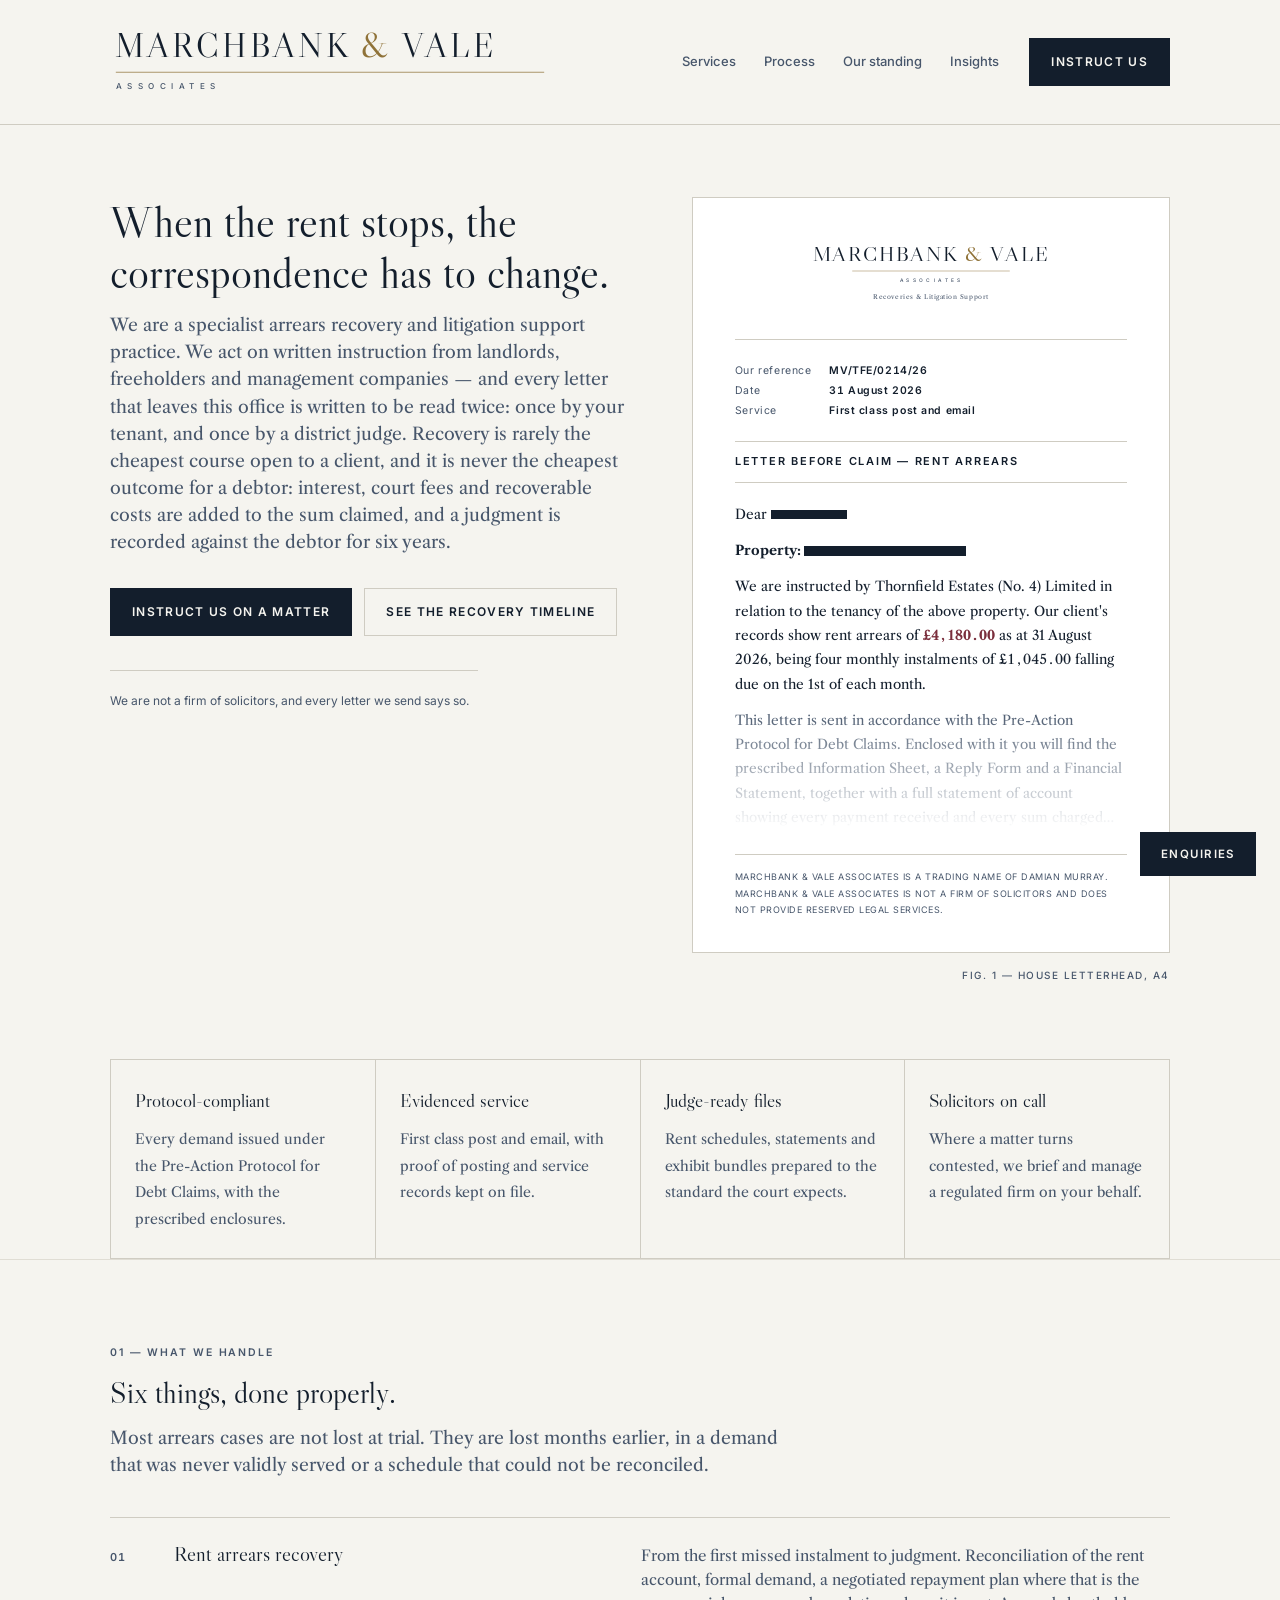
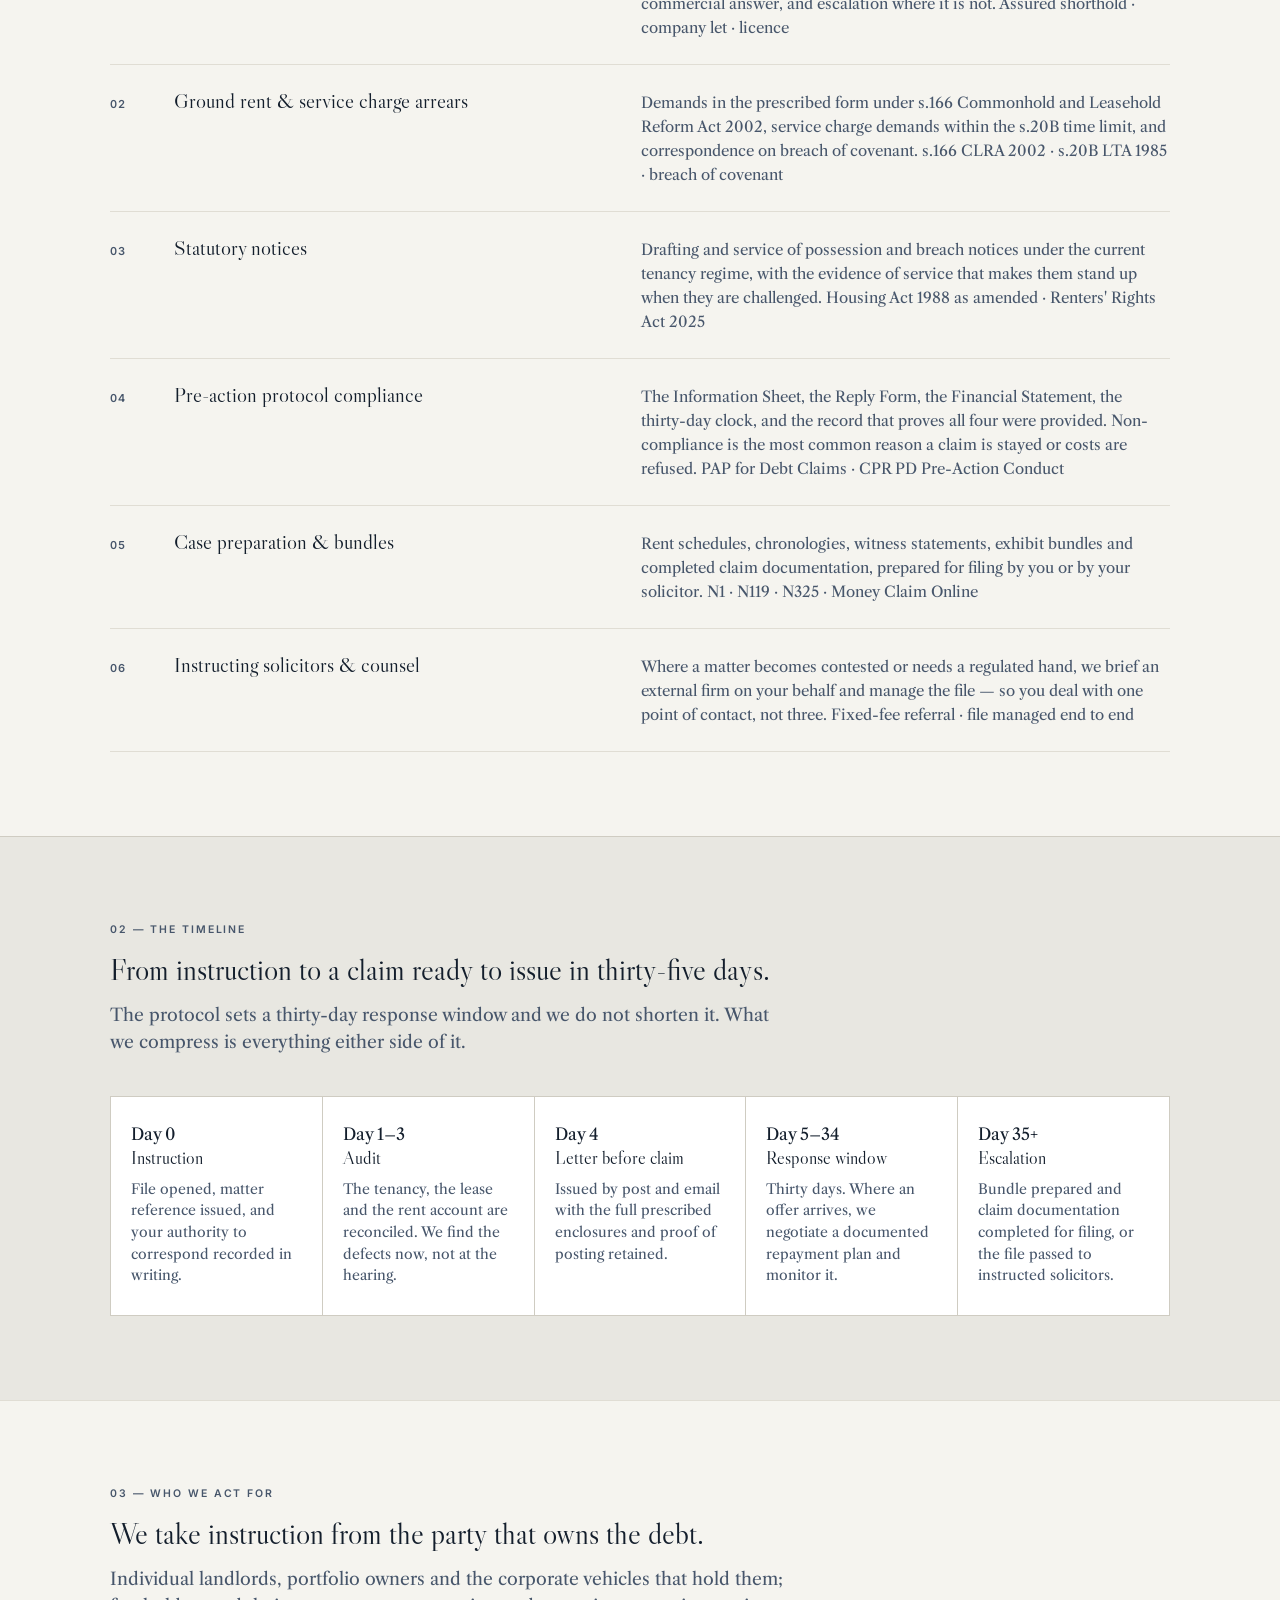
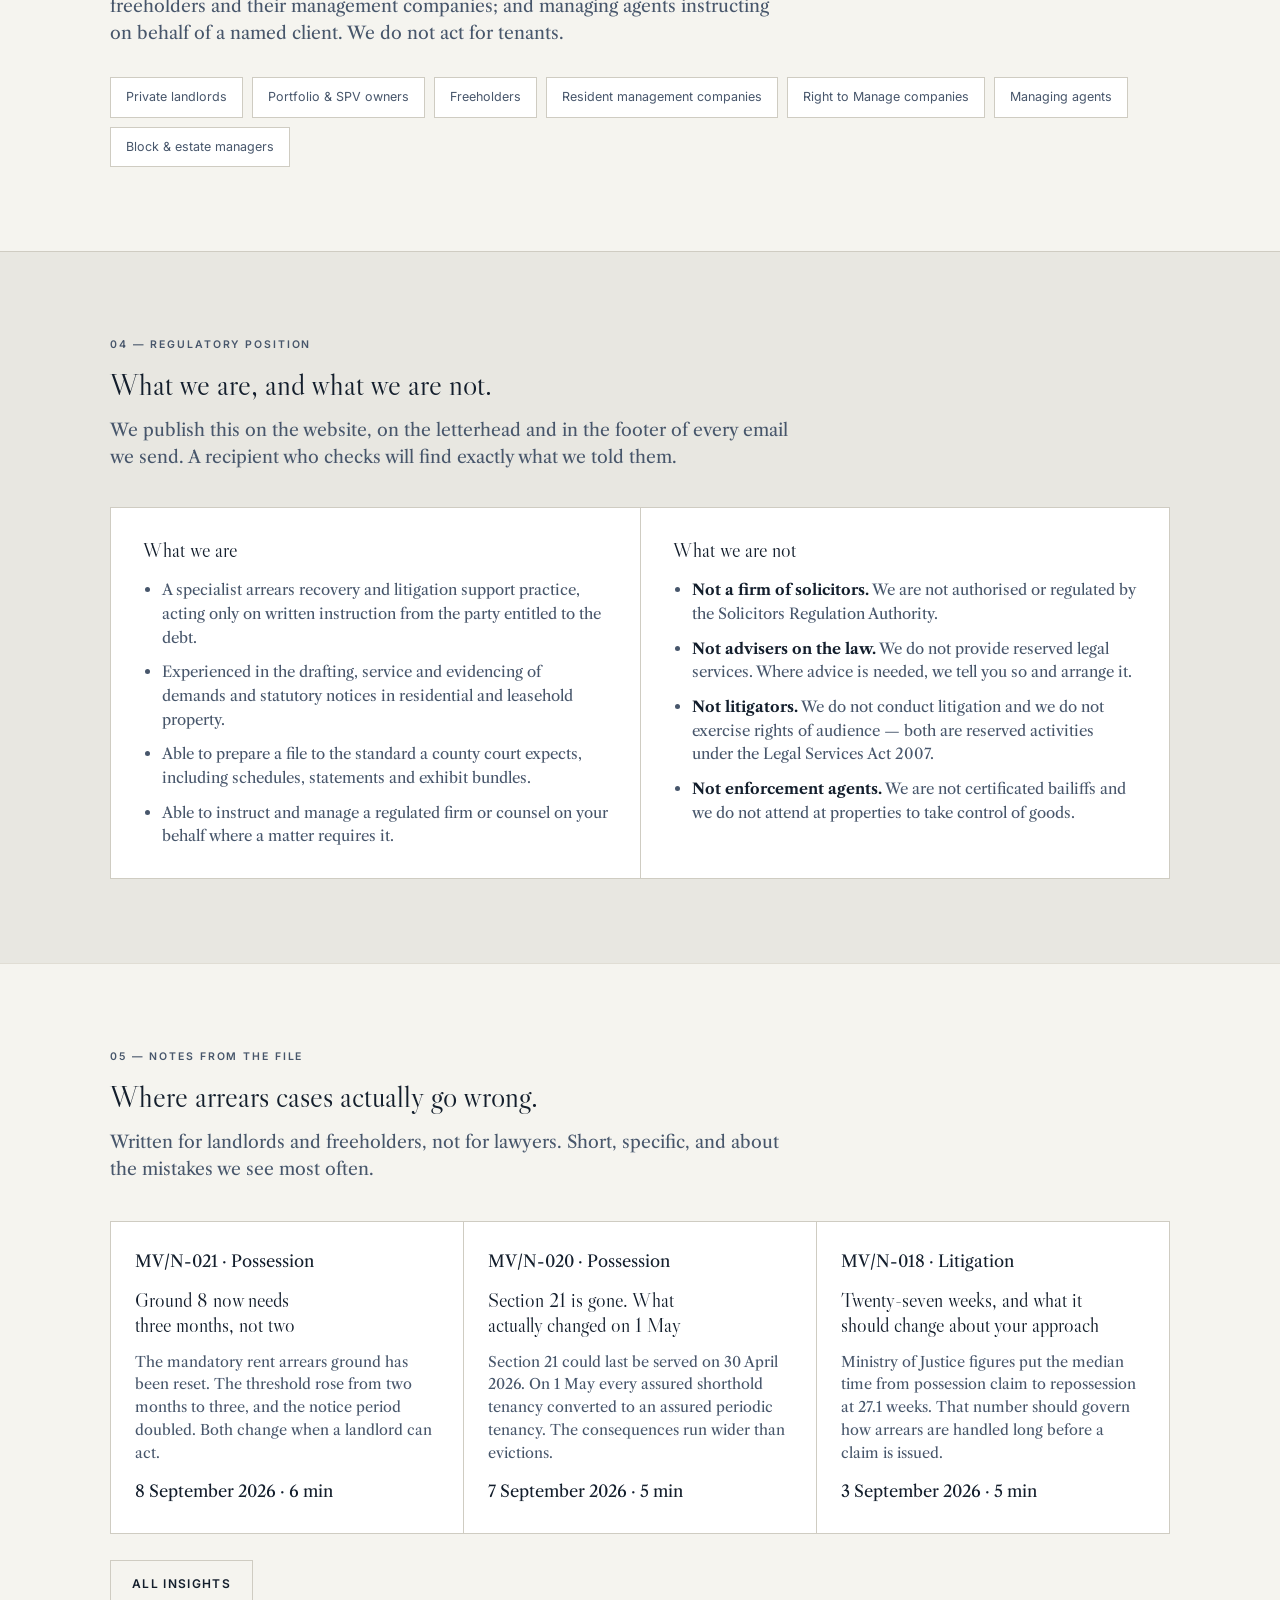
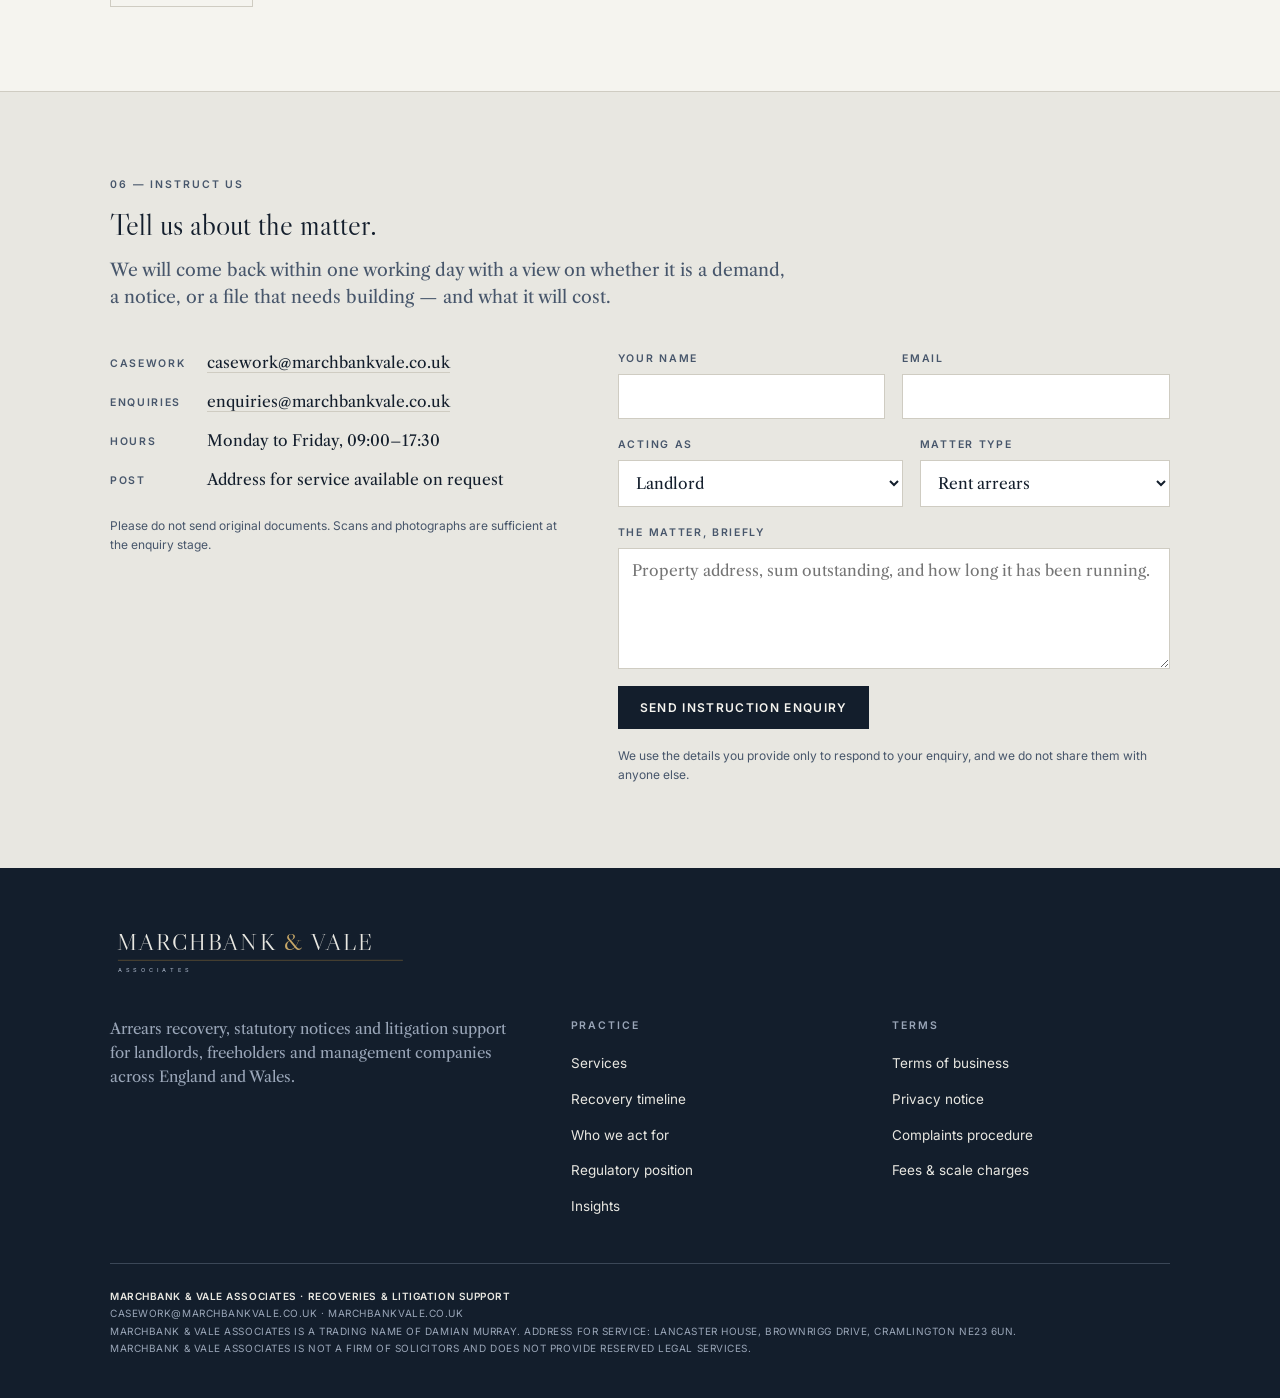
<file: index.html>
<!doctype html>
<html lang="en-GB">
<head>
<meta charset="utf-8">
<meta name="viewport" content="width=device-width,initial-scale=1">
<meta name="description" content="Marchbank &amp; Vale Associates — arrears recovery, statutory notices and litigation support for landlords, freeholders and management companies across England and Wales.">
<title>Marchbank &amp; Vale Associates</title>
<link rel="preconnect" href="https://fonts.googleapis.com">
<link rel="preconnect" href="https://fonts.gstatic.com" crossorigin>
<link rel="stylesheet" href="https://fonts.googleapis.com/css2?family=Libre+Caslon+Display&family=Libre+Caslon+Text:wght@400;700&family=Inter:wght@400;500;600&display=swap">

<link rel="icon" type="image/png" sizes="32x32" href="https://marchbankvale.co.uk/favicon-32.png">
<link rel="icon" type="image/png" sizes="16x16" href="https://marchbankvale.co.uk/favicon-16.png">
<link rel="apple-touch-icon" sizes="180x180" href="https://marchbankvale.co.uk/apple-touch-icon.png">
<link rel="canonical" href="https://marchbankvale.co.uk/">
<meta property="og:type" content="website">
<meta property="og:site_name" content="Marchbank &amp; Vale Associates">
<meta property="og:locale" content="en_GB">
<meta property="og:title" content="Marchbank &amp; Vale Associates">
<meta property="og:description" content="Arrears recovery, statutory notices and litigation support for landlords, freeholders and management companies across England and Wales.">
<meta property="og:url" content="https://marchbankvale.co.uk/">
<meta property="og:image" content="https://marchbankvale.co.uk/assets/logo/mv-og-card.png">
<meta property="og:image:width" content="1200">
<meta property="og:image:height" content="630">
<meta property="og:image:alt" content="Marchbank &amp; Vale Associates — Recoveries &amp; Litigation Support">
<meta name="twitter:card" content="summary_large_image">
<meta name="twitter:title" content="Marchbank &amp; Vale Associates">
<meta name="twitter:description" content="Arrears recovery, statutory notices and litigation support for landlords, freeholders and management companies across England and Wales.">
<meta name="twitter:image" content="https://marchbankvale.co.uk/assets/logo/mv-og-card.png">
<meta name="theme-color" content="#131E2C">
</head>
<body>
<div class="progress" aria-hidden="true"></div>
<style>
/* Marchbank & Vale Associates - tokens per asset sheet v1.0
 Light only. The identity is printed stationery: ink on paper in every context.
 Brass appears only inside the mark. Tape marks a figure the reader must act on. */
:root{
 --mv-ink:#131E2C; --mv-slate:#47566B; --mv-brass:#8F7238; --mv-brass-light:#C6A667;
 --mv-tape:#7A2E3C; --mv-engrossment:#E8E7E1; --mv-paper:#F5F4EF; --mv-card:#FFFFFF;
 --mv-hairline:#CFCCC2; --mv-hairline-soft:#E0DDD4; --mv-reversed:#9AA6B8;
 --font-display:"Libre Caslon Display",Georgia,"Times New Roman",serif;
 --font-text:"Libre Caslon Text",Georgia,"Times New Roman",serif;
 --font-ui:Inter,system-ui,-apple-system,"Helvetica Neue",Arial,sans-serif;
 --maxw:1120px;
}
*{box-sizing:border-box}
html{scroll-behavior:smooth}
@media(prefers-reduced-motion:reduce){ html{scroll-behavior:auto} *{transition:none!important;animation:none!important} }
body{margin:0; background:var(--mv-paper); color:var(--mv-ink);
 font-family:var(--font-text); font-size:16.5px; line-height:1.62; -webkit-font-smoothing:antialiased}
h1,h2,h3{font-family:var(--font-display); font-weight:400; margin:0; line-height:1.2; text-wrap:balance}
p{margin:0}
a{color:inherit}
em{font-style:normal; font-weight:700}
:focus-visible{outline:2px solid var(--mv-brass); outline-offset:3px}
.num{font-variant-numeric:tabular-nums}
.tape{color:var(--mv-tape); font-weight:700; font-variant-numeric:tabular-nums}

.wrap{max-width:var(--maxw); margin:0 auto; padding:0 30px}
section[id]{scroll-margin-top:112px}
@media(max-width:700px){.wrap{padding:0 20px} }

.lbl{font-family:var(--font-ui); font-size:10.5px; font-weight:600; letter-spacing:.18em;
 text-transform:uppercase; color:var(--mv-slate)}

.mast{position:sticky; top:0; z-index:40; background:var(--mv-paper);
 border-bottom:1px solid var(--mv-hairline)}
.mast-in{display:flex; align-items:center; gap:30px; height:124px}
.brand{margin-right:auto; display:block; line-height:0}
.brand svg{width:440px; height:auto; display:block}
.nav{display:flex; gap:28px; font-family:var(--font-ui); font-size:13px; font-weight:500}
.nav a{text-decoration:none; color:var(--mv-slate); padding:5px 0;
 border-bottom:1px solid transparent; transition:color.16s, border-color.16s}
.nav a:hover{color:var(--mv-ink); border-bottom-color:var(--mv-hairline)}
@media(max-width:1200px){.brand svg{width:360px} }
@media(max-width:1000px){.nav{display:none}.brand svg{width:400px} }
@media(max-width:700px){.mast-in{height:96px; gap:14px}.brand svg{width:280px} }
@media(max-width:480px){.mast-in{height:84px}.brand svg{width:210px} }

.btn{display:inline-flex; align-items:center; font-family:var(--font-ui); font-size:12px; font-weight:600;
 letter-spacing:.11em; text-transform:uppercase; padding:13px 21px; text-decoration:none;
 border:1px solid var(--mv-ink); background:var(--mv-ink); color:var(--mv-paper);
 cursor:pointer; transition:background.16s, color.16s}
.btn:hover{background:transparent; color:var(--mv-ink)}
.btn:disabled{opacity:.45; pointer-events:none}
.btn-ghost{background:transparent; color:var(--mv-ink); border-color:var(--mv-hairline)}
.btn-ghost:hover{background:transparent; border-color:var(--mv-ink)}
@media(max-width:560px){.btn{padding:11px 14px; font-size:11px; letter-spacing:.08em} }

.sec{padding:84px 0; border-top:1px solid var(--mv-hairline-soft)}
.sec.fill{background:var(--mv-engrossment); border-top:1px solid var(--mv-hairline)}
.sec-head{max-width:68ch}
.sec h2{font-size:30px; margin:14px 0 0}
.dek{font-size:17.5px; line-height:1.55; color:var(--mv-slate); max-width:62ch; margin-top:14px}

.hero{padding:72px 0 76px}
.hero-grid{display:grid; grid-template-columns:1.04fr.96fr; gap:64px; align-items:start}
@media(max-width:1000px){.hero-grid{grid-template-columns:1fr; gap:48px} }
.hero h1{font-size:clamp(32px,4.4vw,44px); line-height:1.15}
.hero.dek{font-size:18px; max-width:50ch; margin-top:22px}
.hero-cta{display:flex; gap:12px; flex-wrap:wrap; margin-top:32px}
.hero-foot{margin-top:34px; padding-top:20px; border-top:1px solid var(--mv-hairline);
 font-family:var(--font-ui); font-size:12px; line-height:1.7; color:var(--mv-slate); max-width:46ch}

.sheet{background:var(--mv-card); border:1px solid var(--mv-hairline); padding:40px 42px 34px}
@media(max-width:560px){.sheet{padding:28px 24px} }
.sheet-mark{display:flex; justify-content:center; padding-bottom:26px; border-bottom:1px solid var(--mv-hairline)}
.sheet-mark svg{width:270px; max-width:100%; height:auto}
.sheet-refs{display:grid; grid-template-columns:auto 1fr; gap:3px 18px; font-family:var(--font-ui);
 font-size:10.5px; letter-spacing:.055em; color:var(--mv-slate); margin:22px 0 22px}
.sheet-refs b{color:var(--mv-ink); font-weight:600; font-variant-numeric:tabular-nums}
.sheet-sub{font-family:var(--font-ui); font-size:11px; font-weight:600; letter-spacing:.16em;
 text-transform:uppercase; border-top:1px solid var(--mv-hairline); border-bottom:1px solid var(--mv-hairline);
 padding:11px 0; margin-bottom:20px}
.sheet-body{font-size:13.5px; line-height:1.8; display:flex; flex-direction:column; gap:12px}
.redact{display:inline-block; height:.72em; background:var(--mv-ink); vertical-align:-.04em}
.sheet-fade{color:var(--mv-slate)}
@supports (-webkit-background-clip:text) or (background-clip:text){
.sheet-fade{background:linear-gradient(var(--mv-slate),rgba(71,86,107,0)); -webkit-background-clip:text;
 background-clip:text; color:transparent}
}
.sheet-foot{margin-top:24px; padding-top:14px; border-top:1px solid var(--mv-hairline);
 font-family:var(--font-ui); font-size:9px; line-height:1.8; letter-spacing:.055em;
 text-transform:uppercase; color:var(--mv-slate)}
.figcap{font-family:var(--font-ui); font-size:10px; font-weight:500; letter-spacing:.15em;
 text-transform:uppercase; color:var(--mv-slate); margin-top:14px; text-align:right}

.strip{display:grid; grid-template-columns:repeat(4,1fr); gap:1px; background:var(--mv-hairline);
 border:1px solid var(--mv-hairline)}
.strip div{background:var(--mv-paper); padding:26px 24px}
.strip b{display:block; font-family:var(--font-display); font-weight:400; font-size:19px; margin-bottom:8px}
.strip span{font-size:14px; line-height:1.55; color:var(--mv-slate)}
@media(max-width:860px){.strip{grid-template-columns:1fr 1fr} }
@media(max-width:520px){.strip{grid-template-columns:1fr} }

.rows{margin-top:38px; border-top:1px solid var(--mv-hairline)}
.row{display:grid; grid-template-columns:38px 1fr 1.2fr; gap:26px; padding:24px 0;
 border-bottom:1px solid var(--mv-hairline-soft); align-items:baseline}
.row-n{font-family:var(--font-ui); font-size:11px; font-weight:600; color:var(--mv-slate);
 font-variant-numeric:tabular-nums; letter-spacing:.08em}
.row h3{font-size:21px}
.row p{font-size:15px; line-height:1.6; color:var(--mv-slate)}
.row.cites{display:block; margin-top:9px; font-family:var(--font-ui); font-size:10.5px;
 letter-spacing:.09em; color:var(--mv-slate)}
@media(max-width:860px){.row{grid-template-columns:30px 1fr; gap:8px 14px}.row p{grid-column:2} }

.stages{margin-top:40px; display:grid; grid-template-columns:repeat(5,1fr); gap:1px;
 background:var(--mv-hairline); border:1px solid var(--mv-hairline)}
.stage{background:var(--mv-card); padding:24px 20px 28px}
.stage.day{display:block; font-family:var(--font-ui); font-size:10.5px; font-weight:600;
 letter-spacing:.16em; text-transform:uppercase; color:var(--mv-slate); margin-bottom:13px;
 font-variant-numeric:tabular-nums}
.stage h3{font-size:18px; margin-bottom:9px}
.stage p{font-size:14px; line-height:1.55; color:var(--mv-slate)}
@media(max-width:1000px){.stages{grid-template-columns:1fr 1fr}.stage:nth-child(5){grid-column:1 / -1} }
@media(max-width:600px){.stages{grid-template-columns:1fr}.stage:nth-child(5){grid-column:auto} }

.tags{display:flex; flex-wrap:wrap; gap:9px; margin-top:30px}
.tag{font-family:var(--font-ui); font-size:12.5px; padding:9px 15px;
 border:1px solid var(--mv-hairline); background:var(--mv-card); color:var(--mv-slate)}

.two{display:grid; grid-template-columns:1fr 1fr; margin-top:36px;
 border:1px solid var(--mv-hairline); background:var(--mv-card)}
.two > div{padding:30px 32px}
.two > div + div{border-left:1px solid var(--mv-hairline)}
.two h3{font-size:20px; margin-bottom:16px}
.two ul{margin:0; padding-left:19px; display:flex; flex-direction:column; gap:11px}
.two li{font-size:15px; line-height:1.58; color:var(--mv-slate)}
.two li b{color:var(--mv-ink)}
@media(max-width:800px){.two{grid-template-columns:1fr}.two > div + div{border-left:0; border-top:1px solid var(--mv-hairline)} }

.arts{display:grid; grid-template-columns:repeat(3,1fr); gap:1px; background:var(--mv-hairline);
 border:1px solid var(--mv-hairline); margin-top:38px}
.art{background:var(--mv-card); padding:26px 24px 28px; display:flex; flex-direction:column; gap:13px;
 text-decoration:none; transition:background.18s}
.art:hover{background:var(--mv-engrossment)}
.art.ref{font-family:var(--font-ui); font-size:10px; font-weight:600; letter-spacing:.15em;
 text-transform:uppercase; color:var(--mv-slate); padding-bottom:12px;
 border-bottom:1px solid var(--mv-hairline-soft)}
.art h3{font-size:20px; line-height:1.24}
.art p{font-size:14.5px; line-height:1.58; color:var(--mv-slate)}
.art.meta{margin-top:auto; padding-top:15px; font-family:var(--font-ui); font-size:10.5px;
 letter-spacing:.09em; color:var(--mv-slate); border-top:1px solid var(--mv-hairline-soft)}
@media(max-width:900px){.arts{grid-template-columns:1fr} }

.cgrid{display:grid; grid-template-columns:.9fr 1.1fr; gap:56px; margin-top:38px}
@media(max-width:900px){.cgrid{grid-template-columns:1fr; gap:40px} }
.dl{display:grid; grid-template-columns:auto 1fr; gap:14px 22px; font-size:15.5px; margin:0}
.dl dt{font-family:var(--font-ui); font-size:10.5px; font-weight:600; letter-spacing:.16em;
 text-transform:uppercase; color:var(--mv-slate); padding-top:5px}
.dl dd{margin:0}
.dl a{text-decoration:none; border-bottom:1px solid var(--mv-hairline)}
.dl a:hover{border-bottom-color:var(--mv-ink)}
form{display:flex; flex-direction:column; gap:17px}
.field{display:flex; flex-direction:column; gap:7px}
label{font-family:var(--font-ui); font-size:10.5px; font-weight:600; letter-spacing:.16em;
 text-transform:uppercase; color:var(--mv-slate)}
input,select,textarea{font-family:var(--font-text); font-size:15.5px; color:var(--mv-ink);
 background:var(--mv-card); border:1px solid var(--mv-hairline); padding:12px 13px; border-radius:0}
input:focus,select:focus,textarea:focus{border-color:var(--mv-ink); outline:none}
.two-up{display:grid; grid-template-columns:1fr 1fr; gap:17px}
@media(max-width:520px){.two-up{grid-template-columns:1fr} }
.fnote{font-family:var(--font-ui); font-size:12px; line-height:1.6; color:var(--mv-slate)}
.sent{display:none; padding:15px 17px; border:1px solid var(--mv-ink); background:var(--mv-card); font-size:15px}
.sent.show{display:block}

footer{background:var(--mv-ink); color:var(--mv-engrossment); padding:56px 0 40px}
.foot-mark{width:300px; max-width:100%; height:auto; display:block}
.fgrid{display:grid; grid-template-columns:1.5fr 1fr 1fr; gap:44px; margin-top:34px}
@media(max-width:800px){.fgrid{grid-template-columns:1fr; gap:30px} }
.fgrid h4{font-family:var(--font-ui); font-size:10.5px; font-weight:600; letter-spacing:.18em;
 text-transform:uppercase; color:var(--mv-reversed); margin:0 0 15px}
.fgrid ul{list-style:none; margin:0; padding:0; display:flex; flex-direction:column; gap:9px}
.fgrid a{font-family:var(--font-ui); font-size:13.5px; color:var(--mv-engrossment); text-decoration:none}
.fgrid a:hover{color:#FFFFFF; text-decoration:underline; text-underline-offset:3px}
.fgrid p{font-size:15px; line-height:1.6; color:var(--mv-reversed); max-width:40ch}
.compliance{margin-top:44px; padding-top:24px; border-top:1px solid rgba(154,166,184,.3);
 font-family:var(--font-ui); font-size:10px; line-height:1.75; letter-spacing:.055em;
 text-transform:uppercase; color:var(--mv-reversed)}
.compliance span{display:block}
.compliance b{color:var(--mv-engrossment); font-weight:600}
footer :focus-visible{outline-color:var(--mv-brass-light)}

.chat-open{position:fixed; right:24px; bottom:24px; z-index:60; display:inline-flex; align-items:center; gap:9px;
 font-family:var(--font-ui); font-size:11.5px; font-weight:600; letter-spacing:.13em; text-transform:uppercase;
 background:var(--mv-ink); color:var(--mv-paper); border:1px solid var(--mv-ink); padding:14px 20px; cursor:pointer}
.chat-open:hover{background:#1B2A3C}
.chat-panel{position:fixed; right:24px; bottom:24px; z-index:61; width:370px; max-width:calc(100vw - 32px);
 background:var(--mv-card); border:1px solid var(--mv-ink); display:none; flex-direction:column;
 max-height:min(560px, calc(100vh - 48px)); box-shadow:0 24px 60px -24px rgba(19,30,44,.4)}
.chat-panel.show{display:flex}
.chat-head{background:var(--mv-ink); color:var(--mv-engrossment); padding:16px 18px;
 display:flex; align-items:flex-start; gap:14px}
.chat-head.t{font-family:var(--font-ui); font-size:11px; font-weight:600; letter-spacing:.16em; text-transform:uppercase}
.chat-head.s{font-size:13px; color:var(--mv-reversed); margin-top:5px; line-height:1.5}
.chat-close{margin-left:auto; background:none; border:0; color:var(--mv-reversed); cursor:pointer;
 font-size:20px; line-height:1; padding:0 2px; font-family:var(--font-ui)}
.chat-close:hover{color:#FFFFFF}
.chat-log{flex:1; overflow-y:auto; padding:18px; display:flex; flex-direction:column; gap:13px}
.msg{font-size:14.5px; line-height:1.6; padding:11px 14px; max-width:88%}
.msg.them{background:var(--mv-engrossment); border:1px solid var(--mv-hairline-soft); align-self:flex-start}
.msg.you{background:var(--mv-ink); color:var(--mv-paper); align-self:flex-end}
.msg.who{display:block; font-family:var(--font-ui); font-size:9.5px; font-weight:600; letter-spacing:.15em;
 text-transform:uppercase; color:var(--mv-slate); margin-bottom:5px}
.chat-form{display:flex; gap:0; border-top:1px solid var(--mv-hairline)}
.chat-form input{flex:1; border:0; padding:14px 16px; font-size:15px}
.chat-form input:focus{outline:none; background:var(--mv-engrossment)}
.chat-form button{border:0; border-left:1px solid var(--mv-hairline); background:var(--mv-card);
 font-family:var(--font-ui); font-size:10.5px; font-weight:600; letter-spacing:.14em; text-transform:uppercase;
 color:var(--mv-ink); padding:0 18px; cursor:pointer}
.chat-form button:hover{background:var(--mv-engrossment)}
.chat-foot{font-family:var(--font-ui); font-size:9.5px; line-height:1.65; letter-spacing:.05em;
 color:var(--mv-slate); padding:11px 18px; border-top:1px solid var(--mv-hairline-soft);
 background:var(--mv-paper)}
@media(max-width:560px){.chat-open{right:16px; bottom:16px}.chat-panel{right:16px; bottom:16px} }

/* ── mobile refinements ── */
@media(max-width:700px){
 /* The header button competes with the wordmark for width on a phone.
 Both hero buttons sit immediately below, so the header one is redundant —
 dropping it lets the name be legible, which matters more. */
.mast.btn{display:none}
.mast-in{height:auto; padding:18px 0; gap:0}
.brand{margin-right:0; width:100%}
.brand svg{width:100%; max-width:340px}
.hero{padding:40px 0 46px}
.hero h1{font-size:clamp(26px,7vw,32px)}
.hero.dek{font-size:16.5px; max-width:none}
.hero-cta{gap:10px}
.hero-cta.btn{flex:1 1 100%; justify-content:center}
.sec{padding:52px 0}
.sec h2{font-size:25px}
.dek{font-size:16.5px}
.sheet{padding:22px 18px}
.sheet-mark svg{width:200px}
.sheet-body{font-size:12.5px}
.sheet-refs{font-size:9.5px; gap:2px 12px}
.cgrid{gap:32px}
.dl{grid-template-columns:1fr; gap:4px 0}
.dl dt{padding-top:14px}
.stage{padding:20px 18px 22px}
.row{padding:20px 0}
.row h3{font-size:19px}
.two > div{padding:24px 20px}
.art{padding:22px 20px 24px}
 footer{padding:42px 0 34px}
.foot-mark{width:100%}
.compliance{font-size:9.5px}
.chat-open{right:14px; bottom:14px; padding:12px 16px; font-size:11px}
}
@media(max-width:430px){
.hero h1{font-size:26px}
.brand svg{max-width:300px}
.btn{padding:10px 12px; font-size:10.5px; letter-spacing:.06em}
.figcap{text-align:left}
}
</style>

<header class="mast">
 <div class="wrap mast-in">
 <a class="brand" href="#top" aria-label="Marchbank &amp; Vale Associates — home">
 <svg viewBox="0 0 760 150" role="img" aria-label="Marchbank &amp; Vale Associates">
 <text x="8" y="66" style="font-family:'Libre Caslon Display',Georgia,serif;font-size:58px;letter-spacing:5.2px;fill:#131E2C">MARCHBANK <tspan style="fill:#8F7238">&amp;</tspan> VALE</text>
 <line x1="10" y1="92" x2="750" y2="92" stroke="#8F7238" stroke-width="1.25"/>
 <text x="10" y="121" style="font-family:Inter,sans-serif;font-size:14px;font-weight:500;letter-spacing:9.5px;fill:#47566B">ASSOCIATES</text>
 </svg>
 </a>
 <nav class="nav">
 <a href="services.html">Services</a>
 <a href="process.html">Process</a>
 <a href="standing.html">Our standing</a>
 <a href="blog/index.html">Insights</a>
 </nav>
 <a class="btn" href="contact.html">Instruct us</a>
 </div>
</header>

<main id="top">

<section class="hero">
 <div class="wrap hero-grid">
 <div>
 <h1>When the rent stops, the correspondence has to change.</h1>
 <p class="dek">We are a specialist arrears recovery and litigation support practice. We act on written instruction from landlords, freeholders and management companies — and every letter that leaves this office is written to be read twice: once by your tenant, and once by a district judge. Recovery is rarely the cheapest course open to a client, and it is never the cheapest outcome for a debtor: interest, court fees and recoverable costs are added to the sum claimed, and a judgment is recorded against the debtor for six years.</p>
 <div class="hero-cta">
 <a class="btn" href="contact.html">Instruct us on a matter</a>
 <a class="btn btn-ghost" href="process.html">See the recovery timeline</a>
 </div>
 <p class="hero-foot">We are not a firm of solicitors, and every letter we send says so.</p>
 </div>

 <div>
 <article class="sheet" aria-label="Specimen letter before claim">
 <div class="sheet-mark">
 <svg viewBox="0 0 720 200" role="img" aria-label="Marchbank &amp; Vale Associates, Recoveries &amp; Litigation Support">
 <text x="360" y="62" style="font-family:'Libre Caslon Display',Georgia,serif;font-size:56px;letter-spacing:5px;fill:#131E2C;text-anchor:middle">MARCHBANK <tspan style="fill:#8F7238">&amp;</tspan> VALE</text>
 <line x1="150" y1="88" x2="570" y2="88" stroke="#8F7238" stroke-width="1.25"/>
 <text x="362" y="117" style="font-family:Inter,sans-serif;font-size:13px;font-weight:500;letter-spacing:9px;fill:#47566B;text-anchor:middle">ASSOCIATES</text>
 <text x="360" y="162" style="font-family:'Libre Caslon Text',Georgia,serif;font-size:17px;letter-spacing:1.4px;fill:#47566B;text-anchor:middle">Recoveries &amp; Litigation Support</text>
 </svg>
 </div>

 <div class="sheet-refs">
 <span>Our reference</span><b>MV/TFE/0214/26</b>
 <span>Date</span><b>31 August 2026</b>
 <span>Service</span><b>First class post and email</b>
 </div>

 <div class="sheet-sub">Letter Before Claim — Rent Arrears</div>

 <div class="sheet-body">
 <p>Dear <span class="redact" style="width:5.6em"></span></p>
 <p><strong>Property: <span class="redact" style="width:12em"></span></strong></p>
 <p>We are instructed by Thornfield Estates (No. 4) Limited in relation to the tenancy of the above property. Our client's records show rent arrears of <span class="tape">£4,180.00</span> as at 31 August 2026, being four monthly instalments of <span class="num">£1,045.00</span> falling due on the 1st of each month.</p>
 <p class="sheet-fade">This letter is sent in accordance with the Pre-Action Protocol for Debt Claims. Enclosed with it you will find the prescribed Information Sheet, a Reply Form and a Financial Statement, together with a full statement of account showing every payment received and every sum charged…</p>
 </div>

 <div class="sheet-foot">
 Marchbank &amp; Vale Associates is a trading name of Damian Murray. Marchbank &amp; Vale Associates is not a firm of solicitors and does not provide reserved legal services.
 </div>
 </article>
 <p class="figcap">Fig. 1 — House letterhead, A4</p>
 </div>
 </div>
</section>

<div class="wrap">
 <div class="strip rise">
 <div><b>Protocol-compliant</b><span>Every demand issued under the Pre-Action Protocol for Debt Claims, with the prescribed enclosures.</span></div>
 <div><b>Evidenced service</b><span>First class post and email, with proof of posting and service records kept on file.</span></div>
 <div><b>Judge-ready files</b><span>Rent schedules, statements and exhibit bundles prepared to the standard the court expects.</span></div>
 <div><b>Solicitors on call</b><span>Where a matter turns contested, we brief and manage a regulated firm on your behalf.</span></div>
 </div>
</div>

<section class="sec rise" id="services">
 <div class="wrap">
 <div class="sec-head">
 <p class="lbl">01 — What we handle</p>
 <h2>Six things, done properly.</h2>
 <p class="dek">Most arrears cases are not lost at trial. They are lost months earlier, in a demand that was never validly served or a schedule that could not be reconciled.</p>
 </div>

 <div class="rows">
 <div class="row">
 <span class="row-n">01</span>
 <h3>Rent arrears recovery</h3>
 <p>From the first missed instalment to judgment. Reconciliation of the rent account, formal demand, a negotiated repayment plan where that is the commercial answer, and escalation where it is not.
 <span class="cites">Assured shorthold · company let · licence</span></p>
 </div>
 <div class="row">
 <span class="row-n">02</span>
 <h3>Ground rent &amp; service charge arrears</h3>
 <p>Demands in the prescribed form under s.166 Commonhold and Leasehold Reform Act 2002, service charge demands within the s.20B time limit, and correspondence on breach of covenant.
 <span class="cites">s.166 CLRA 2002 · s.20B LTA 1985 · breach of covenant</span></p>
 </div>
 <div class="row">
 <span class="row-n">03</span>
 <h3>Statutory notices</h3>
 <p>Drafting and service of possession and breach notices under the current tenancy regime, with the evidence of service that makes them stand up when they are challenged.
 <span class="cites">Housing Act 1988 as amended · Renters' Rights Act 2025</span></p>
 </div>
 <div class="row">
 <span class="row-n">04</span>
 <h3>Pre-action protocol compliance</h3>
 <p>The Information Sheet, the Reply Form, the Financial Statement, the thirty-day clock, and the record that proves all four were provided. Non-compliance is the most common reason a claim is stayed or costs are refused.
 <span class="cites">PAP for Debt Claims · CPR PD Pre-Action Conduct</span></p>
 </div>
 <div class="row">
 <span class="row-n">05</span>
 <h3>Case preparation &amp; bundles</h3>
 <p>Rent schedules, chronologies, witness statements, exhibit bundles and completed claim documentation, prepared for filing by you or by your solicitor.
 <span class="cites">N1 · N119 · N325 · Money Claim Online</span></p>
 </div>
 <div class="row">
 <span class="row-n">06</span>
 <h3>Instructing solicitors &amp; counsel</h3>
 <p>Where a matter becomes contested or needs a regulated hand, we brief an external firm on your behalf and manage the file — so you deal with one point of contact, not three.
 <span class="cites">Fixed-fee referral · file managed end to end</span></p>
 </div>
 </div>
 </div>
</section>

<section class="sec fill rise" id="process">
 <div class="wrap">
 <div class="sec-head">
 <p class="lbl">02 — The timeline</p>
 <h2>From instruction to a claim ready to issue in thirty-five days.</h2>
 <p class="dek">The protocol sets a thirty-day response window and we do not shorten it. What we compress is everything either side of it.</p>
 </div>

 <div class="stages">
 <div class="stage">
 <span class="day">Day 0</span>
 <h3>Instruction</h3>
 <p>File opened, matter reference issued, and your authority to correspond recorded in writing.</p>
 </div>
 <div class="stage">
 <span class="day">Day 1–3</span>
 <h3>Audit</h3>
 <p>The tenancy, the lease and the rent account are reconciled. We find the defects now, not at the hearing.</p>
 </div>
 <div class="stage">
 <span class="day">Day 4</span>
 <h3>Letter before claim</h3>
 <p>Issued by post and email with the full prescribed enclosures and proof of posting retained.</p>
 </div>
 <div class="stage">
 <span class="day">Day 5–34</span>
 <h3>Response window</h3>
 <p>Thirty days. Where an offer arrives, we negotiate a documented repayment plan and monitor it.</p>
 </div>
 <div class="stage">
 <span class="day">Day 35+</span>
 <h3>Escalation</h3>
 <p>Bundle prepared and claim documentation completed for filing, or the file passed to instructed solicitors.</p>
 </div>
 </div>
 </div>
</section>

<section class="sec rise" id="clients">
 <div class="wrap">
 <div class="sec-head">
 <p class="lbl">03 — Who we act for</p>
 <h2>We take instruction from the party that owns the debt.</h2>
 <p class="dek">Individual landlords, portfolio owners and the corporate vehicles that hold them; freeholders and their management companies; and managing agents instructing on behalf of a named client. We do not act for tenants.</p>
 </div>
 <div class="tags">
 <span class="tag">Private landlords</span>
 <span class="tag">Portfolio &amp; SPV owners</span>
 <span class="tag">Freeholders</span>
 <span class="tag">Resident management companies</span>
 <span class="tag">Right to Manage companies</span>
 <span class="tag">Managing agents</span>
 <span class="tag">Block &amp; estate managers</span>
 </div>
 </div>
</section>

<section class="sec fill rise" id="standing">
 <div class="wrap">
 <div class="sec-head">
 <p class="lbl">04 — Regulatory position</p>
 <h2>What we are, and what we are not.</h2>
 <p class="dek">We publish this on the website, on the letterhead and in the footer of every email we send. A recipient who checks will find exactly what we told them.</p>
 </div>

 <div class="two">
 <div>
 <h3>What we are</h3>
 <ul>
 <li>A specialist arrears recovery and litigation support practice, acting only on written instruction from the party entitled to the debt.</li>
 <li>Experienced in the drafting, service and evidencing of demands and statutory notices in residential and leasehold property.</li>
 <li>Able to prepare a file to the standard a county court expects, including schedules, statements and exhibit bundles.</li>
 <li>Able to instruct and manage a regulated firm or counsel on your behalf where a matter requires it.</li>
 </ul>
 </div>
 <div>
 <h3>What we are not</h3>
 <ul>
 <li><b>Not a firm of solicitors.</b> We are not authorised or regulated by the Solicitors Regulation Authority.</li>
 <li><b>Not advisers on the law.</b> We do not provide reserved legal services. Where advice is needed, we tell you so and arrange it.</li>
 <li><b>Not litigators.</b> We do not conduct litigation and we do not exercise rights of audience — both are reserved activities under the Legal Services Act 2007.</li>
 <li><b>Not enforcement agents.</b> We are not certificated bailiffs and we do not attend at properties to take control of goods.</li>
 </ul>
 </div>
 </div>
 </div>
</section>

<section class="sec rise" id="insights">
 <div class="wrap">
 <div class="sec-head">
 <p class="lbl">05 — Notes from the file</p>
 <h2>Where arrears cases actually go wrong.</h2>
 <p class="dek">Written for landlords and freeholders, not for lawyers. Short, specific, and about the mistakes we see most often.</p>
 </div>

 <div class="arts">
 <a class="art" href="blog/ground-8-three-months-arrears.html">
 <span class="ref">MV/N-021 · Possession</span>
 <h3>Ground 8 now needs three months, not two</h3>
 <p>The mandatory rent arrears ground has been reset. The threshold rose from two months to three, and the notice period doubled. Both change when a landlord can act.</p>
 <span class="meta">8 September 2026 · 6 min</span>
 </a>
 <a class="art" href="blog/section-21-abolished-what-changed.html">
 <span class="ref">MV/N-020 · Possession</span>
 <h3>Section 21 is gone. What actually changed on 1 May</h3>
 <p>Section 21 could last be served on 30 April 2026. On 1 May every assured shorthold tenancy converted to an assured periodic tenancy. The consequences run wider than evictions.</p>
 <span class="meta">7 September 2026 · 5 min</span>
 </a>
 <a class="art" href="blog/court-delays-arrears-strategy.html">
 <span class="ref">MV/N-018 · Litigation</span>
 <h3>Twenty-seven weeks, and what it should change about your approach</h3>
 <p>Ministry of Justice figures put the median time from possession claim to repossession at 27.1 weeks. That number should govern how arrears are handled long before a claim is issued.</p>
 <span class="meta">3 September 2026 · 5 min</span>
 </a>
 </div>
 <p style="margin-top:26px"><a class="btn btn-ghost" href="blog/index.html">All insights</a></p>
 </div>
</section>

<section class="sec fill rise" id="instruct">
 <div class="wrap">
 <div class="sec-head">
 <p class="lbl">06 — Instruct us</p>
 <h2>Tell us about the matter.</h2>
 <p class="dek">We will come back within one working day with a view on whether it is a demand, a notice, or a file that needs building — and what it will cost.</p>
 </div>

 <div class="cgrid">
 <div>
 <dl class="dl">
 <dt>Casework</dt><dd><a href="mailto:casework@marchbankvale.co.uk">casework@marchbankvale.co.uk</a></dd>
 <dt>Enquiries</dt><dd><a href="mailto:enquiries@marchbankvale.co.uk">enquiries@marchbankvale.co.uk</a></dd>
 <dt>Hours</dt><dd>Monday to Friday, 09:00–17:30</dd>
 <dt>Post</dt><dd>Address for service available on request</dd>
 </dl>
 <p class="fnote" style="margin-top:24px">Please do not send original documents. Scans and photographs are sufficient at the enquiry stage.</p>
 </div>

 <!-- WEBFLOW: bind to a real form handler AND DELETE the submit handler in the script block.
 As written it announces success without sending anything. Do not ship it. -->
 <form id="instruct-form" novalidate>
 <div class="two-up">
 <div class="field"><label for="f-name">Your name</label>
 <input id="f-name" name="name" type="text" autocomplete="name" required></div>
 <div class="field"><label for="f-email">Email</label>
 <input id="f-email" name="email" type="email" autocomplete="email" required></div>
 </div>
 <div class="two-up">
 <div class="field"><label for="f-cap">Acting as</label>
 <select id="f-cap" name="capacity">
 <option>Landlord</option><option>Freeholder</option>
 <option>Resident management company</option><option>Managing agent</option><option>Other</option>
 </select></div>
 <div class="field"><label for="f-type">Matter type</label>
 <select id="f-type" name="matter">
 <option>Rent arrears</option><option>Ground rent arrears</option>
 <option>Service charge arrears</option><option>Breach of covenant</option>
 <option>Possession notice</option><option>Not sure yet</option>
 </select></div>
 </div>
 <div class="field"><label for="f-detail">The matter, briefly</label>
 <textarea id="f-detail" name="detail" rows="5" placeholder="Property address, sum outstanding, and how long it has been running."></textarea></div>
 <button class="btn" type="submit" style="align-self:flex-start">Send instruction enquiry</button>
 <p class="sent" id="sent" role="status">Thank you. Your enquiry has been logged and a matter reference will follow by email within one working day.</p>
 <p class="fnote">We use the details you provide only to respond to your enquiry, and we do not share them with anyone else.</p>
 </form>
 </div>
 </div>
</section>

</main>

<footer>
 <div class="wrap">
 <svg class="foot-mark" viewBox="0 0 760 150" role="img" aria-label="Marchbank &amp; Vale Associates">
 <text x="18" y="66" style="font-family:'Libre Caslon Display',Georgia,serif;font-size:58px;letter-spacing:5.2px;fill:#E8E7E1">MARCHBANK <tspan style="fill:#C6A667">&amp;</tspan> VALE</text>
 <line x1="20" y1="92" x2="742" y2="92" stroke="#8F7238" stroke-width="1.25"/>
 <text x="20" y="121" style="font-family:Inter,sans-serif;font-size:14px;font-weight:500;letter-spacing:9.5px;fill:#9AA6B8">ASSOCIATES</text>
 </svg>

 <div class="fgrid">
 <div>
 <p>Arrears recovery, statutory notices and litigation support for landlords, freeholders and management companies across England and Wales.</p>
 </div>
 <div>
 <h4>Practice</h4>
 <ul>
 <li><a href="services.html">Services</a></li>
 <li><a href="process.html">Recovery timeline</a></li>
 <li><a href="process.html">Who we act for</a></li>
 <li><a href="standing.html">Regulatory position</a></li>
 <li><a href="blog/index.html">Insights</a></li>
 </ul>
 </div>
 <div>
 <h4>Terms</h4>
 <ul>
 <li><a href="standing.html">Terms of business</a></li>
 <li><a href="standing.html">Privacy notice</a></li>
 <li><a href="standing.html">Complaints procedure</a></li>
 <li><a href="standing.html">Fees &amp; scale charges</a></li>
 </ul>
 </div>
 </div>

 <div class="compliance">
 <span><b>Marchbank &amp; Vale Associates · Recoveries &amp; Litigation Support</b></span>
 <span>casework@marchbankvale.co.uk · marchbankvale.co.uk</span>
 <span>Marchbank &amp; Vale Associates is a trading name of Damian Murray. Address for service: Lancaster House, Brownrigg Drive, Cramlington NE23 6UN.</span>
 <span>Marchbank &amp; Vale Associates is not a firm of solicitors and does not provide reserved legal services.</span>
 </div>
 </div>
</footer>

<button class="chat-open" id="chat-open" type="button" aria-haspopup="dialog" aria-controls="chat-panel">Enquiries</button>

<div class="chat-panel" id="chat-panel" role="dialog" aria-modal="false" aria-labelledby="chat-title">
 <div class="chat-head">
 <div>
 <div class="t" id="chat-title">Enquiries</div>
 <div class="s">Monday to Friday, 09:00–17:30. Everything sent here is logged to a file.</div>
 </div>
 <button class="chat-close" id="chat-close" type="button" aria-label="Close enquiries">&times;</button>
 </div>
 <div class="chat-log" id="chat-log" aria-live="polite">
 <div class="msg them"><span class="who">Marchbank &amp; Vale</span>Good afternoon. Tell us the property and the sum outstanding and we will come back within one working day with a matter reference.</div>
 </div>
 <form class="chat-form" id="chat-form">
 <label for="chat-input" style="position:absolute;width:1px;height:1px;overflow:hidden;clip:rect(0 0 0 0)">Your message</label>
 <input id="chat-input" type="text" autocomplete="off" placeholder="Type your enquiry…">
 <button type="submit">Send</button>
 </form>
 <p class="chat-foot">This channel is for enquiries only. It is not advice, and nothing said here varies a tenancy, a lease or a payment plan — those are dealt with in writing on the file.</p>
</div>

<script>
// Instruction form — comp only. Delete this handler when the form is bound in Webflow.
document.getElementById('instruct-form').addEventListener('submit', function(e){
 e.preventDefault();
 var f = e.currentTarget;
 var nameEl = f.elements.namedItem('name');
 var emailEl = f.elements.namedItem('email');
 if (!nameEl.value.trim() || !emailEl.value.trim()) {
 (nameEl.value.trim() ? emailEl : nameEl).focus();
 return;
 }
 document.getElementById('sent').classList.add('show');
 f.querySelector('button[type="submit"]').disabled = true;
});

(function(){
 var openBtn = document.getElementById('chat-open');
 var panel = document.getElementById('chat-panel');
 var closeBtn= document.getElementById('chat-close');
 var form = document.getElementById('chat-form');
 var input = document.getElementById('chat-input');
 var log = document.getElementById('chat-log');
 var replied = false;

 function setOpen(on){
 panel.classList.toggle('show', on);
 openBtn.style.display = on ? 'none' : 'inline-flex';
 if (on) input.focus(); else openBtn.focus();
 }
 openBtn.addEventListener('click', function(){ setOpen(true); });
 closeBtn.addEventListener('click', function(){ setOpen(false); });
 document.addEventListener('keydown', function(e){
 if (e.key === 'Escape' && panel.classList.contains('show')) setOpen(false);
 });

 function add(cls, who, text){
 var d = document.createElement('div');
 d.className = 'msg ' + cls;
 if (who) { var s = document.createElement('span'); s.className='who'; s.textContent=who; d.appendChild(s); }
 d.appendChild(document.createTextNode(text));
 log.appendChild(d);
 log.scrollTop = log.scrollHeight;
 }

 form.addEventListener('submit', function(e){
 e.preventDefault();
 var v = input.value.trim();
 if (!v) return;
 add('you', null, v);
 input.value = '';
 if (!replied) {
 replied = true;
 setTimeout(function(){
 add('them', 'Marchbank & Vale',
 'Thank you. That has been logged. So that we can open a file, please send the property address and the sum outstanding to casework@marchbankvale.co.uk, and we will reply with a matter reference within one working day.');
 }, 700);
 }
 });
})();
</script>
<script src="assets/site.js"></script>
</body>
</html>
</file>
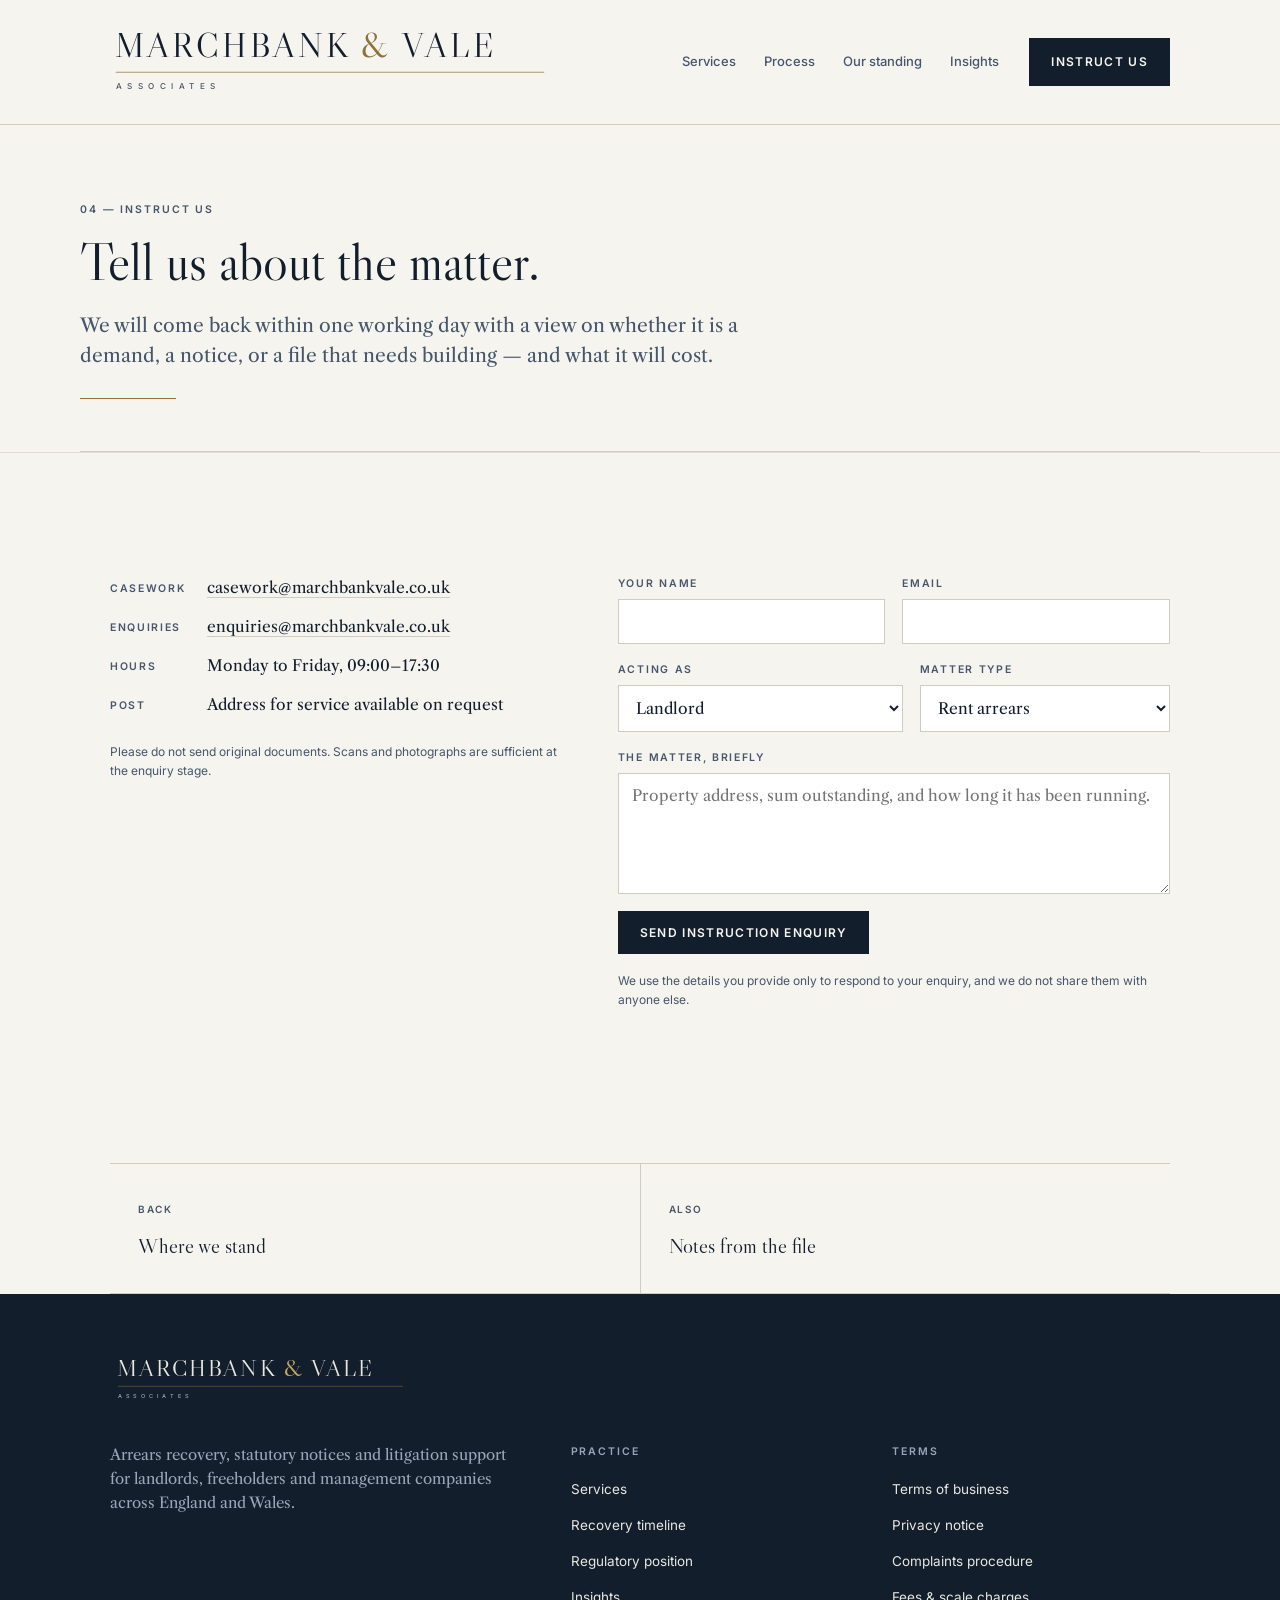
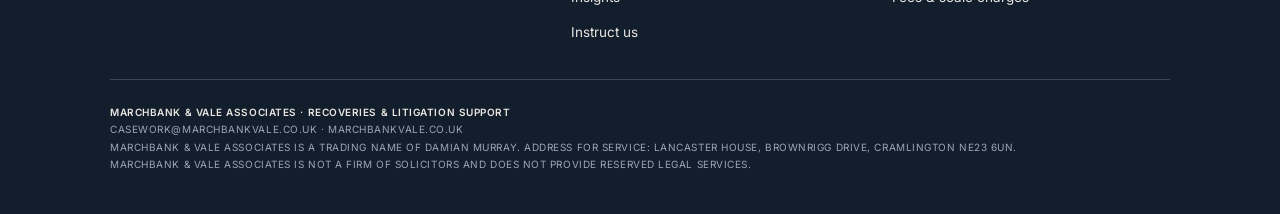
<file: contact.html>
<!doctype html>
<html lang="en-GB">
<head>
<meta charset="utf-8">
<meta name="viewport" content="width=device-width,initial-scale=1">
<meta name="description" content="Tell us about the matter and we will come back within one working day.">
<title>Instruct us | Marchbank &amp; Vale Associates</title>
<link rel="preconnect" href="https://fonts.googleapis.com">
<link rel="preconnect" href="https://fonts.gstatic.com" crossorigin>
<link rel="stylesheet" href="https://fonts.googleapis.com/css2?family=Libre+Caslon+Display&family=Libre+Caslon+Text:wght@400;700&family=Inter:wght@400;500;600&display=swap">
<link rel="stylesheet" href="assets/style.css">
<link rel="icon" type="image/png" sizes="32x32" href="https://marchbankvale.co.uk/favicon-32.png">
<link rel="icon" type="image/png" sizes="16x16" href="https://marchbankvale.co.uk/favicon-16.png">
<link rel="apple-touch-icon" sizes="180x180" href="https://marchbankvale.co.uk/apple-touch-icon.png">
<link rel="canonical" href="https://marchbankvale.co.uk/contact.html">
<meta property="og:type" content="website">
<meta property="og:site_name" content="Marchbank &amp; Vale Associates">
<meta property="og:locale" content="en_GB">
<meta property="og:title" content="Instruct us — Marchbank &amp; Vale Associates">
<meta property="og:description" content="Open an instruction or discuss an account with Marchbank &amp; Vale Associates.">
<meta property="og:url" content="https://marchbankvale.co.uk/contact.html">
<meta property="og:image" content="https://marchbankvale.co.uk/assets/logo/mv-og-card.png">
<meta property="og:image:width" content="1200">
<meta property="og:image:height" content="630">
<meta property="og:image:alt" content="Marchbank &amp; Vale Associates — Recoveries &amp; Litigation Support">
<meta name="twitter:card" content="summary_large_image">
<meta name="twitter:title" content="Instruct us — Marchbank &amp; Vale Associates">
<meta name="twitter:description" content="Open an instruction or discuss an account with Marchbank &amp; Vale Associates.">
<meta name="twitter:image" content="https://marchbankvale.co.uk/assets/logo/mv-og-card.png">
<meta name="theme-color" content="#131E2C">
</head>
<body>
<div class="progress" aria-hidden="true"></div>
<header class="mast">
 <div class="wrap mast-in">
 <a class="brand" href="index.html" aria-label="Marchbank &amp; Vale Associates — home">
 <svg viewBox="0 0 760 150" role="img" aria-label="Marchbank &amp; Vale Associates">
 <text x="8" y="66" style="font-family:'Libre Caslon Display',Georgia,serif;font-size:58px;letter-spacing:5.2px;fill:#131E2C">MARCHBANK <tspan style="fill:#8F7238">&amp;</tspan> VALE</text>
 <line x1="10" y1="92" x2="750" y2="92" stroke="#8F7238" stroke-width="1.25"/>
 <text x="10" y="121" style="font-family:Inter,sans-serif;font-size:14px;font-weight:500;letter-spacing:9.5px;fill:#47566B">ASSOCIATES</text>
 </svg>
 </a>
 <nav class="nav">
 <a href="services.html">Services</a>
 <a href="process.html">Process</a>
 <a href="standing.html">Our standing</a>
 <a href="blog/index.html">Insights</a>
 </nav>
 <a class="btn" href="contact.html">Instruct us</a>
 </div>
</header>
<main>
<div class="wrap pagehead rise">
 <span class="lbl">04 — Instruct us</span>
 <h1>Tell us about the matter.</h1>
 <p class="dek">We will come back within one working day with a view on whether it is a demand, a notice, or a file that needs building — and what it will cost.</p>
 <div class="rule"></div>
</div>
<section class="sec"><div class="wrap">
<div class="cgrid rise">
 <div>
 <dl class="dl">
 <dt>Casework</dt><dd><a href="mailto:casework@marchbankvale.co.uk">casework@marchbankvale.co.uk</a></dd>
 <dt>Enquiries</dt><dd><a href="mailto:enquiries@marchbankvale.co.uk">enquiries@marchbankvale.co.uk</a></dd>
 <dt>Hours</dt><dd>Monday to Friday, 09:00–17:30</dd>
 <dt>Post</dt><dd>Address for service available on request</dd>
 </dl>
 <p class="fnote" style="margin-top:24px">Please do not send original documents. Scans and photographs are sufficient at the enquiry stage.</p>
 </div>
 <!-- WEBFLOW/HOST: bind to a real form handler AND DELETE the submit handler below. -->
 <form id="instruct-form" novalidate>
 <div class="two-up">
 <div class="field"><label for="f-name">Your name</label><input id="f-name" name="name" type="text" autocomplete="name" required></div>
 <div class="field"><label for="f-email">Email</label><input id="f-email" name="email" type="email" autocomplete="email" required></div>
 </div>
 <div class="two-up">
 <div class="field"><label for="f-cap">Acting as</label><select id="f-cap" name="capacity">
 <option>Landlord</option><option>Freeholder</option><option>Resident management company</option><option>Managing agent</option><option>Other</option></select></div>
 <div class="field"><label for="f-type">Matter type</label><select id="f-type" name="matter">
 <option>Rent arrears</option><option>Ground rent arrears</option><option>Service charge arrears</option><option>Breach of covenant</option><option>Possession notice</option><option>Not sure yet</option></select></div>
 </div>
 <div class="field"><label for="f-detail">The matter, briefly</label>
 <textarea id="f-detail" name="detail" rows="5" placeholder="Property address, sum outstanding, and how long it has been running."></textarea></div>
 <button class="btn" type="submit" style="align-self:flex-start">Send instruction enquiry</button>
 <p class="sent" id="sent" role="status">Thank you. Your enquiry has been logged and a matter reference will follow by email within one working day.</p>
 <p class="fnote">We use the details you provide only to respond to your enquiry, and we do not share them with anyone else.</p>
 </form>
</div></div></section>
<script>
document.getElementById('instruct-form').addEventListener('submit',function(e){
 e.preventDefault();var f=e.currentTarget;
 var n=f.elements.namedItem('name'),m=f.elements.namedItem('email');
 if(!n.value.trim()||!m.value.trim()){(n.value.trim()?m:n).focus();return;}
 document.getElementById('sent').classList.add('show');
 f.querySelector('button[type="submit"]').disabled=true;
});
</script></main>
<div class="wrap"><div class="next"><a href="standing.html"><span class="k">Back</span><span class="t">Where we stand</span></a><a href="blog/index.html"><span class="k">Also</span><span class="t">Notes from the file</span></a></div></div>
<footer>
 <div class="wrap">
 <svg class="foot-mark" viewBox="0 0 760 150" role="img" aria-label="Marchbank &amp; Vale Associates">
 <text x="18" y="66" style="font-family:'Libre Caslon Display',Georgia,serif;font-size:58px;letter-spacing:5.2px;fill:#E8E7E1">MARCHBANK <tspan style="fill:#C6A667">&amp;</tspan> VALE</text>
 <line x1="20" y1="92" x2="742" y2="92" stroke="#8F7238" stroke-width="1.25"/>
 <text x="20" y="121" style="font-family:Inter,sans-serif;font-size:14px;font-weight:500;letter-spacing:9.5px;fill:#9AA6B8">ASSOCIATES</text>
 </svg>
 <div class="fgrid">
 <div><p>Arrears recovery, statutory notices and litigation support for landlords, freeholders and management companies across England and Wales.</p></div>
 <div><h4>Practice</h4><ul>
 <li><a href="services.html">Services</a></li>
 <li><a href="process.html">Recovery timeline</a></li>
 <li><a href="standing.html">Regulatory position</a></li>
 <li><a href="blog/index.html">Insights</a></li>
 <li><a href="contact.html">Instruct us</a></li>
 </ul></div>
 <div><h4>Terms</h4><ul>
 <li><a href="standing.html">Terms of business</a></li>
 <li><a href="standing.html">Privacy notice</a></li>
 <li><a href="standing.html">Complaints procedure</a></li>
 <li><a href="standing.html">Fees &amp; scale charges</a></li>
 </ul></div>
 </div>
 <div class="compliance">
 <span><b>Marchbank &amp; Vale Associates &middot; Recoveries &amp; Litigation Support</b></span>
 <span>casework@marchbankvale.co.uk &middot; marchbankvale.co.uk</span>
 <span>Marchbank &amp; Vale Associates is a trading name of Damian Murray. Address for service: Lancaster House, Brownrigg Drive, Cramlington NE23 6UN.</span>
 <span>Marchbank &amp; Vale Associates is not a firm of solicitors and does not provide reserved legal services.</span>
 </div>
 </div>
</footer>
<script src="assets/site.js"></script>
</body>
</html>
</file>
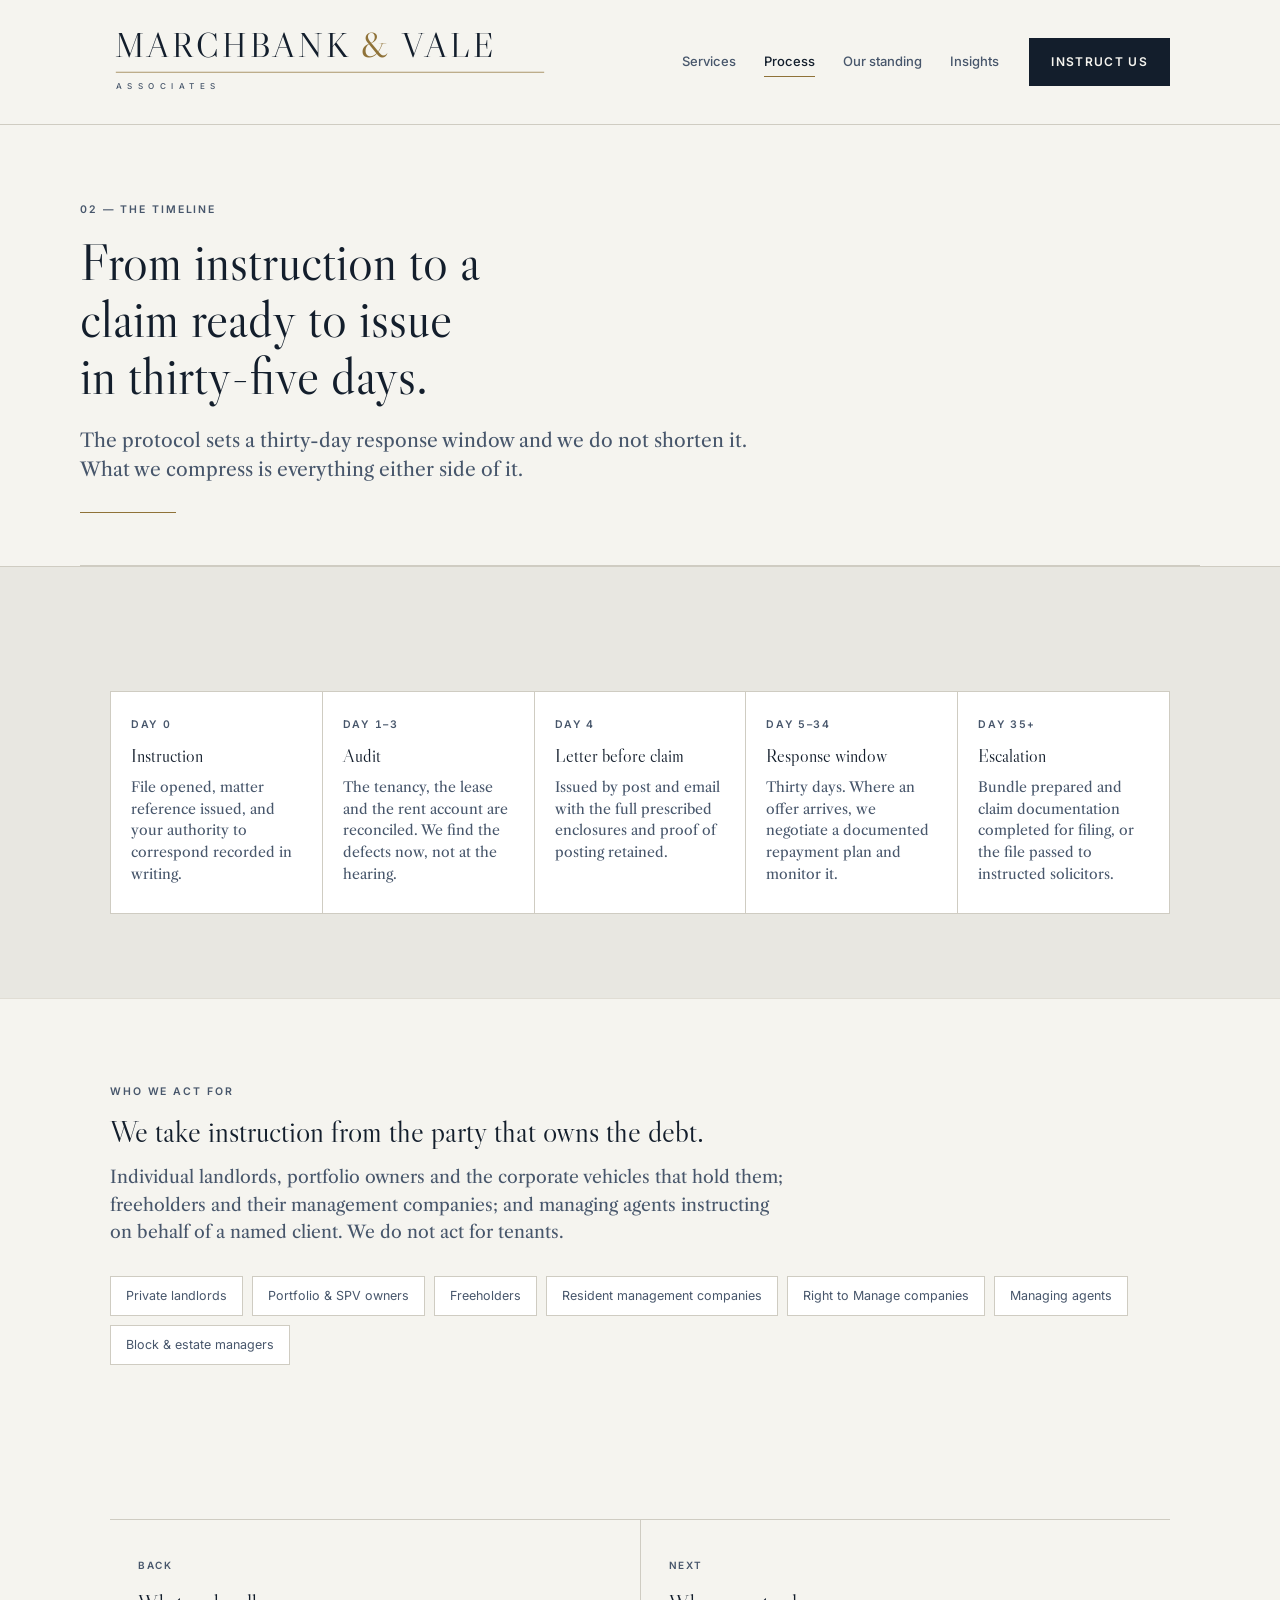
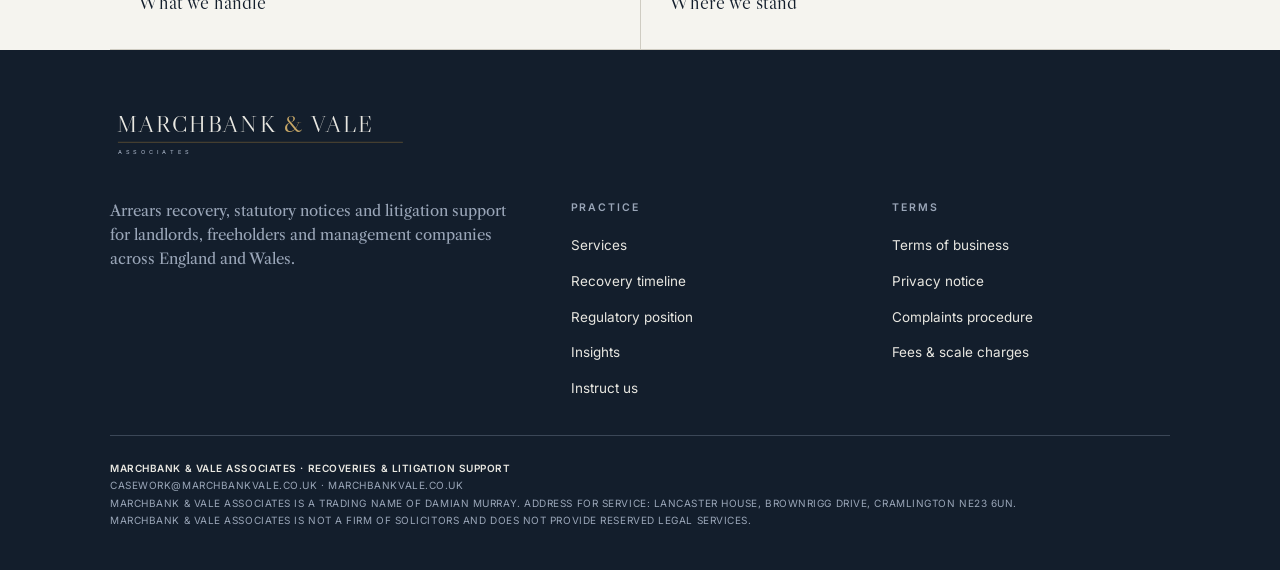
<file: process.html>
<!doctype html>
<html lang="en-GB">
<head>
<meta charset="utf-8">
<meta name="viewport" content="width=device-width,initial-scale=1">
<meta name="description" content="From instruction to a claim ready to issue in thirty-five days.">
<title>Process | Marchbank &amp; Vale Associates</title>
<link rel="preconnect" href="https://fonts.googleapis.com">
<link rel="preconnect" href="https://fonts.gstatic.com" crossorigin>
<link rel="stylesheet" href="https://fonts.googleapis.com/css2?family=Libre+Caslon+Display&family=Libre+Caslon+Text:wght@400;700&family=Inter:wght@400;500;600&display=swap">
<link rel="stylesheet" href="assets/style.css">
<link rel="icon" type="image/png" sizes="32x32" href="https://marchbankvale.co.uk/favicon-32.png">
<link rel="icon" type="image/png" sizes="16x16" href="https://marchbankvale.co.uk/favicon-16.png">
<link rel="apple-touch-icon" sizes="180x180" href="https://marchbankvale.co.uk/apple-touch-icon.png">
<link rel="canonical" href="https://marchbankvale.co.uk/process.html">
<meta property="og:type" content="website">
<meta property="og:site_name" content="Marchbank &amp; Vale Associates">
<meta property="og:locale" content="en_GB">
<meta property="og:title" content="Process — Marchbank &amp; Vale Associates">
<meta property="og:description" content="How an instruction moves from first demand to a claim ready to issue.">
<meta property="og:url" content="https://marchbankvale.co.uk/process.html">
<meta property="og:image" content="https://marchbankvale.co.uk/assets/logo/mv-og-card.png">
<meta property="og:image:width" content="1200">
<meta property="og:image:height" content="630">
<meta property="og:image:alt" content="Marchbank &amp; Vale Associates — Recoveries &amp; Litigation Support">
<meta name="twitter:card" content="summary_large_image">
<meta name="twitter:title" content="Process — Marchbank &amp; Vale Associates">
<meta name="twitter:description" content="How an instruction moves from first demand to a claim ready to issue.">
<meta name="twitter:image" content="https://marchbankvale.co.uk/assets/logo/mv-og-card.png">
<meta name="theme-color" content="#131E2C">
</head>
<body>
<div class="progress" aria-hidden="true"></div>
<header class="mast">
 <div class="wrap mast-in">
 <a class="brand" href="index.html" aria-label="Marchbank &amp; Vale Associates — home">
 <svg viewBox="0 0 760 150" role="img" aria-label="Marchbank &amp; Vale Associates">
 <text x="8" y="66" style="font-family:'Libre Caslon Display',Georgia,serif;font-size:58px;letter-spacing:5.2px;fill:#131E2C">MARCHBANK <tspan style="fill:#8F7238">&amp;</tspan> VALE</text>
 <line x1="10" y1="92" x2="750" y2="92" stroke="#8F7238" stroke-width="1.25"/>
 <text x="10" y="121" style="font-family:Inter,sans-serif;font-size:14px;font-weight:500;letter-spacing:9.5px;fill:#47566B">ASSOCIATES</text>
 </svg>
 </a>
 <nav class="nav">
 <a href="services.html">Services</a>
 <a href="process.html" aria-current="page">Process</a>
 <a href="standing.html">Our standing</a>
 <a href="blog/index.html">Insights</a>
 </nav>
 <a class="btn" href="contact.html">Instruct us</a>
 </div>
</header>
<main>
<div class="wrap pagehead rise">
 <span class="lbl">02 — The timeline</span>
 <h1>From instruction to a claim ready to issue in thirty-five days.</h1>
 <p class="dek">The protocol sets a thirty-day response window and we do not shorten it. What we compress is everything either side of it.</p>
 <div class="rule"></div>
</div>
<section class="sec fill"><div class="wrap"><div class="stages"><div class="stage rise d0"><span class="day">Day 0</span><h3>Instruction</h3><p>File opened, matter reference issued, and your authority to correspond recorded in writing.</p></div><div class="stage rise d1"><span class="day">Day 1–3</span><h3>Audit</h3><p>The tenancy, the lease and the rent account are reconciled. We find the defects now, not at the hearing.</p></div><div class="stage rise d2"><span class="day">Day 4</span><h3>Letter before claim</h3><p>Issued by post and email with the full prescribed enclosures and proof of posting retained.</p></div><div class="stage rise d3"><span class="day">Day 5–34</span><h3>Response window</h3><p>Thirty days. Where an offer arrives, we negotiate a documented repayment plan and monitor it.</p></div><div class="stage rise d3"><span class="day">Day 35+</span><h3>Escalation</h3><p>Bundle prepared and claim documentation completed for filing, or the file passed to instructed solicitors.</p></div></div></div></section><section class="sec"><div class="wrap rise"><div class="sec-head">
<p class="lbl">Who we act for</p><h2>We take instruction from the party that owns the debt.</h2>
<p class="dek">Individual landlords, portfolio owners and the corporate vehicles that hold them; freeholders and their management companies; and managing agents instructing on behalf of a named client. We do not act for tenants.</p></div>
<div class="tags"><span class="tag">Private landlords</span><span class="tag">Portfolio &amp; SPV owners</span><span class="tag">Freeholders</span><span class="tag">Resident management companies</span><span class="tag">Right to Manage companies</span><span class="tag">Managing agents</span><span class="tag">Block &amp; estate managers</span></div></div></section></main>
<div class="wrap"><div class="next"><a href="services.html"><span class="k">Back</span><span class="t">What we handle</span></a><a href="standing.html"><span class="k">Next</span><span class="t">Where we stand</span></a></div></div>
<footer>
 <div class="wrap">
 <svg class="foot-mark" viewBox="0 0 760 150" role="img" aria-label="Marchbank &amp; Vale Associates">
 <text x="18" y="66" style="font-family:'Libre Caslon Display',Georgia,serif;font-size:58px;letter-spacing:5.2px;fill:#E8E7E1">MARCHBANK <tspan style="fill:#C6A667">&amp;</tspan> VALE</text>
 <line x1="20" y1="92" x2="742" y2="92" stroke="#8F7238" stroke-width="1.25"/>
 <text x="20" y="121" style="font-family:Inter,sans-serif;font-size:14px;font-weight:500;letter-spacing:9.5px;fill:#9AA6B8">ASSOCIATES</text>
 </svg>
 <div class="fgrid">
 <div><p>Arrears recovery, statutory notices and litigation support for landlords, freeholders and management companies across England and Wales.</p></div>
 <div><h4>Practice</h4><ul>
 <li><a href="services.html">Services</a></li>
 <li><a href="process.html">Recovery timeline</a></li>
 <li><a href="standing.html">Regulatory position</a></li>
 <li><a href="blog/index.html">Insights</a></li>
 <li><a href="contact.html">Instruct us</a></li>
 </ul></div>
 <div><h4>Terms</h4><ul>
 <li><a href="standing.html">Terms of business</a></li>
 <li><a href="standing.html">Privacy notice</a></li>
 <li><a href="standing.html">Complaints procedure</a></li>
 <li><a href="standing.html">Fees &amp; scale charges</a></li>
 </ul></div>
 </div>
 <div class="compliance">
 <span><b>Marchbank &amp; Vale Associates &middot; Recoveries &amp; Litigation Support</b></span>
 <span>casework@marchbankvale.co.uk &middot; marchbankvale.co.uk</span>
 <span>Marchbank &amp; Vale Associates is a trading name of Damian Murray. Address for service: Lancaster House, Brownrigg Drive, Cramlington NE23 6UN.</span>
 <span>Marchbank &amp; Vale Associates is not a firm of solicitors and does not provide reserved legal services.</span>
 </div>
 </div>
</footer>
<script src="assets/site.js"></script>
</body>
</html>
</file>
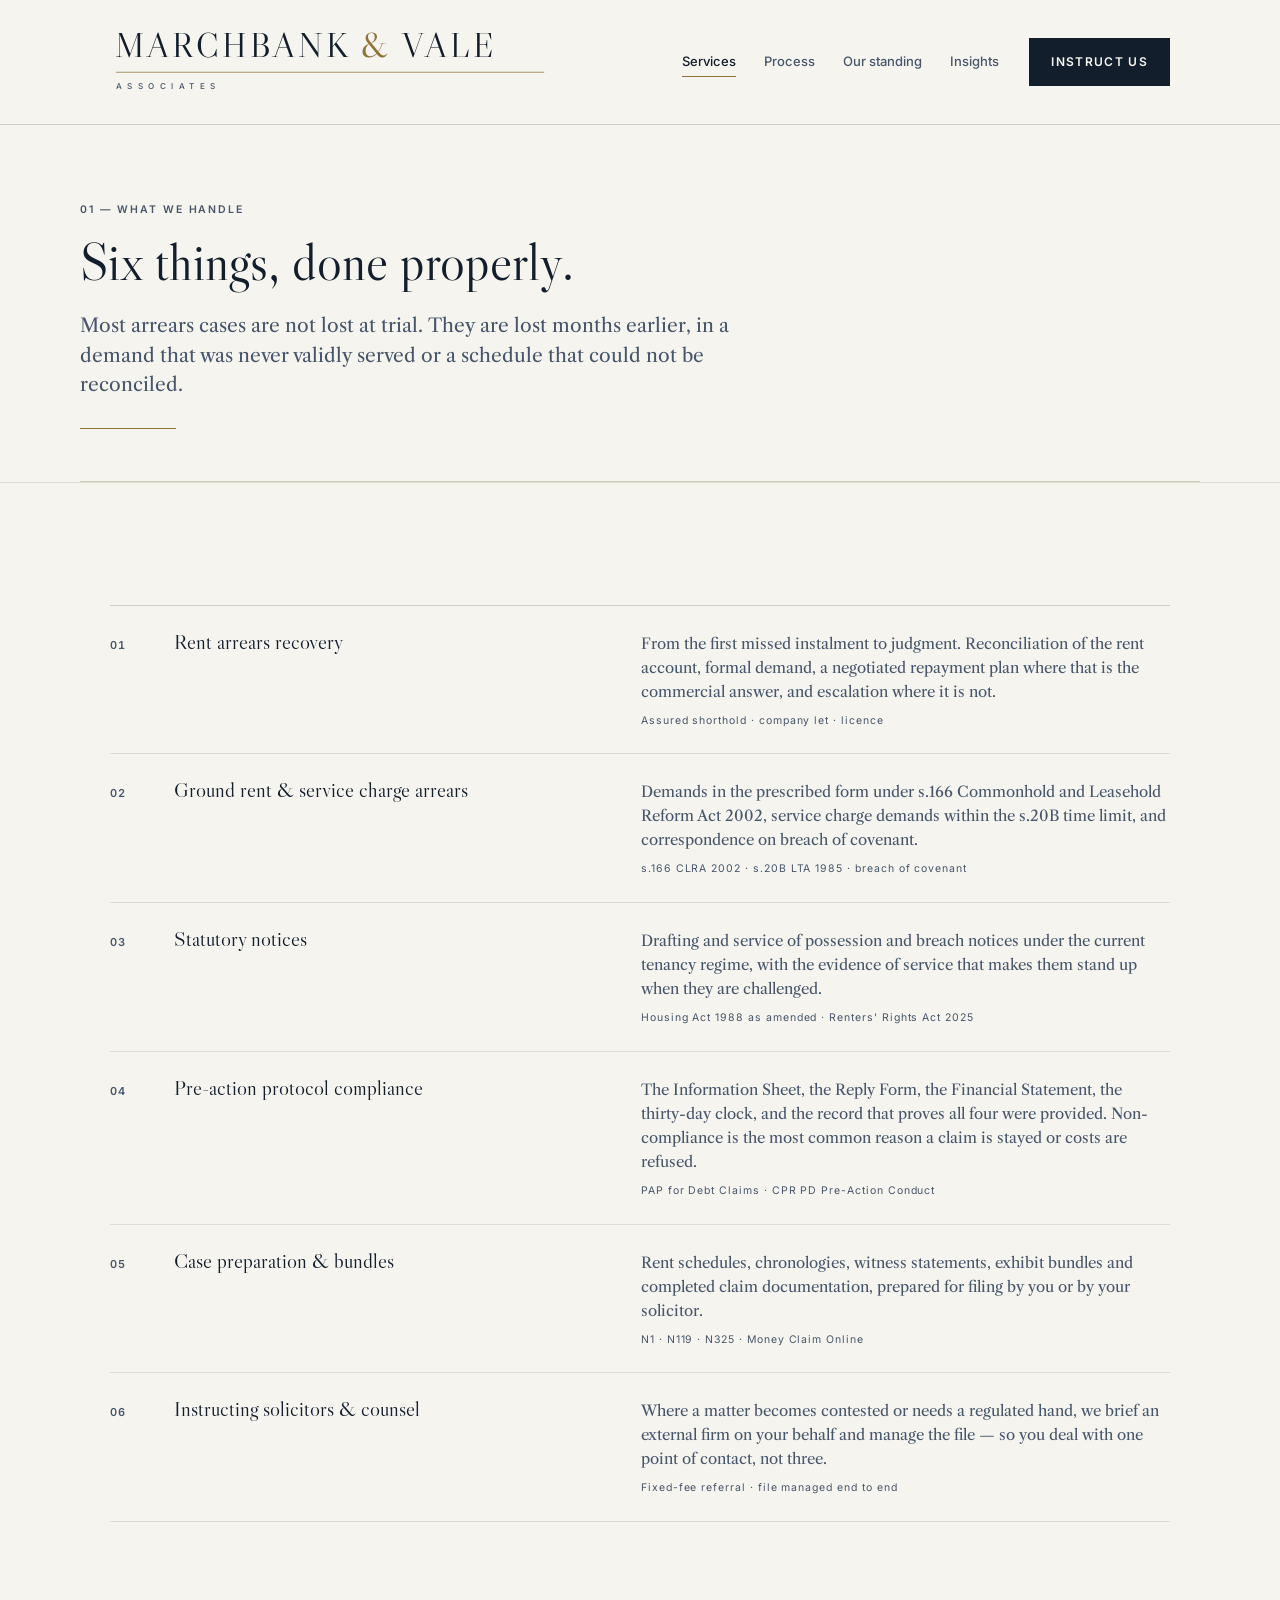
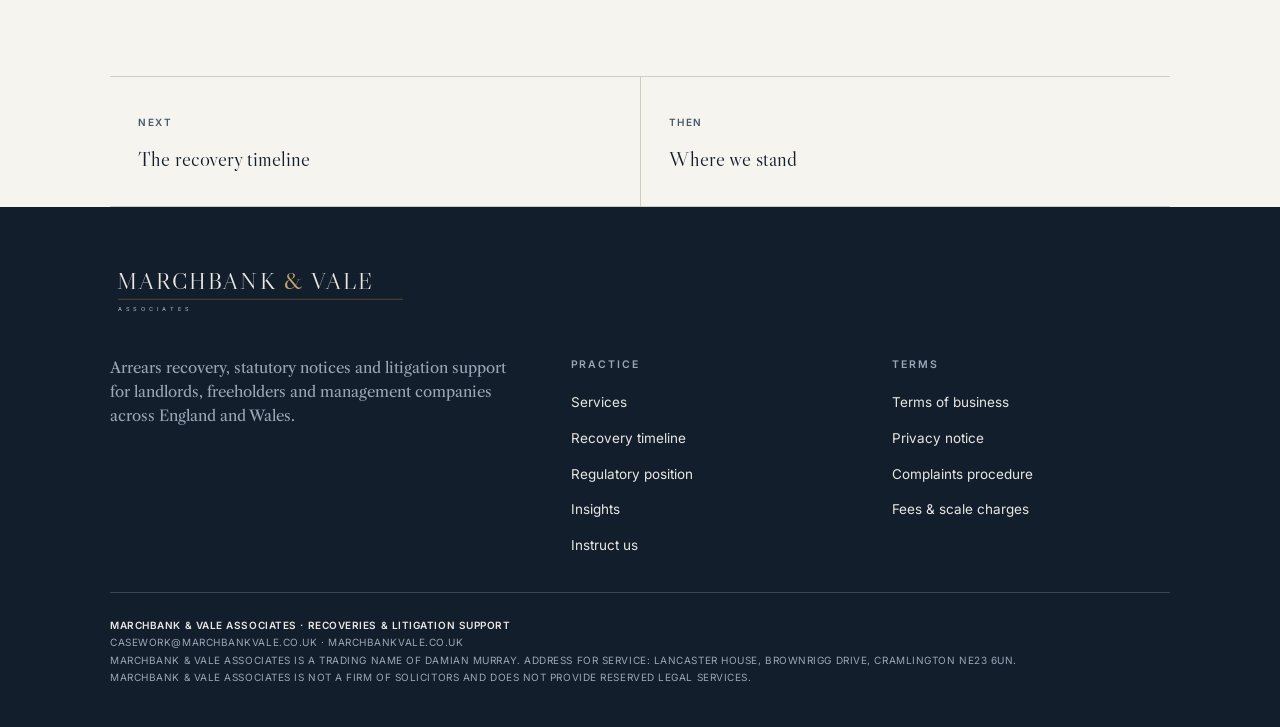
<file: services.html>
<!doctype html>
<html lang="en-GB">
<head>
<meta charset="utf-8">
<meta name="viewport" content="width=device-width,initial-scale=1">
<meta name="description" content="The six things Marchbank &amp; Vale Associates handles, from first demand to a claim ready to issue.">
<title>Services | Marchbank &amp; Vale Associates</title>
<link rel="preconnect" href="https://fonts.googleapis.com">
<link rel="preconnect" href="https://fonts.gstatic.com" crossorigin>
<link rel="stylesheet" href="https://fonts.googleapis.com/css2?family=Libre+Caslon+Display&family=Libre+Caslon+Text:wght@400;700&family=Inter:wght@400;500;600&display=swap">
<link rel="stylesheet" href="assets/style.css">
<link rel="icon" type="image/png" sizes="32x32" href="https://marchbankvale.co.uk/favicon-32.png">
<link rel="icon" type="image/png" sizes="16x16" href="https://marchbankvale.co.uk/favicon-16.png">
<link rel="apple-touch-icon" sizes="180x180" href="https://marchbankvale.co.uk/apple-touch-icon.png">
<link rel="canonical" href="https://marchbankvale.co.uk/services.html">
<meta property="og:type" content="website">
<meta property="og:site_name" content="Marchbank &amp; Vale Associates">
<meta property="og:locale" content="en_GB">
<meta property="og:title" content="Services — Marchbank &amp; Vale Associates">
<meta property="og:description" content="Rent arrears, ground rent and service charge recovery, statutory notices and pre-action correspondence.">
<meta property="og:url" content="https://marchbankvale.co.uk/services.html">
<meta property="og:image" content="https://marchbankvale.co.uk/assets/logo/mv-og-card.png">
<meta property="og:image:width" content="1200">
<meta property="og:image:height" content="630">
<meta property="og:image:alt" content="Marchbank &amp; Vale Associates — Recoveries &amp; Litigation Support">
<meta name="twitter:card" content="summary_large_image">
<meta name="twitter:title" content="Services — Marchbank &amp; Vale Associates">
<meta name="twitter:description" content="Rent arrears, ground rent and service charge recovery, statutory notices and pre-action correspondence.">
<meta name="twitter:image" content="https://marchbankvale.co.uk/assets/logo/mv-og-card.png">
<meta name="theme-color" content="#131E2C">
</head>
<body>
<div class="progress" aria-hidden="true"></div>
<header class="mast">
 <div class="wrap mast-in">
 <a class="brand" href="index.html" aria-label="Marchbank &amp; Vale Associates — home">
 <svg viewBox="0 0 760 150" role="img" aria-label="Marchbank &amp; Vale Associates">
 <text x="8" y="66" style="font-family:'Libre Caslon Display',Georgia,serif;font-size:58px;letter-spacing:5.2px;fill:#131E2C">MARCHBANK <tspan style="fill:#8F7238">&amp;</tspan> VALE</text>
 <line x1="10" y1="92" x2="750" y2="92" stroke="#8F7238" stroke-width="1.25"/>
 <text x="10" y="121" style="font-family:Inter,sans-serif;font-size:14px;font-weight:500;letter-spacing:9.5px;fill:#47566B">ASSOCIATES</text>
 </svg>
 </a>
 <nav class="nav">
 <a href="services.html" aria-current="page">Services</a>
 <a href="process.html">Process</a>
 <a href="standing.html">Our standing</a>
 <a href="blog/index.html">Insights</a>
 </nav>
 <a class="btn" href="contact.html">Instruct us</a>
 </div>
</header>
<main>
<div class="wrap pagehead rise">
 <span class="lbl">01 — What we handle</span>
 <h1>Six things, done properly.</h1>
 <p class="dek">Most arrears cases are not lost at trial. They are lost months earlier, in a demand that was never validly served or a schedule that could not be reconciled.</p>
 <div class="rule"></div>
</div>
<section class="sec"><div class="wrap"><div class="rows"><div class="row rise"><span class="row-n">01</span><h3>Rent arrears recovery</h3>
 <p>From the first missed instalment to judgment. Reconciliation of the rent account, formal demand, a negotiated repayment plan where that is the commercial answer, and escalation where it is not.<span class="cites">Assured shorthold · company let · licence</span></p></div><div class="row rise"><span class="row-n">02</span><h3>Ground rent &amp; service charge arrears</h3>
 <p>Demands in the prescribed form under s.166 Commonhold and Leasehold Reform Act 2002, service charge demands within the s.20B time limit, and correspondence on breach of covenant.<span class="cites">s.166 CLRA 2002 · s.20B LTA 1985 · breach of covenant</span></p></div><div class="row rise"><span class="row-n">03</span><h3>Statutory notices</h3>
 <p>Drafting and service of possession and breach notices under the current tenancy regime, with the evidence of service that makes them stand up when they are challenged.<span class="cites">Housing Act 1988 as amended · Renters' Rights Act 2025</span></p></div><div class="row rise"><span class="row-n">04</span><h3>Pre-action protocol compliance</h3>
 <p>The Information Sheet, the Reply Form, the Financial Statement, the thirty-day clock, and the record that proves all four were provided. Non-compliance is the most common reason a claim is stayed or costs are refused.<span class="cites">PAP for Debt Claims · CPR PD Pre-Action Conduct</span></p></div><div class="row rise"><span class="row-n">05</span><h3>Case preparation &amp; bundles</h3>
 <p>Rent schedules, chronologies, witness statements, exhibit bundles and completed claim documentation, prepared for filing by you or by your solicitor.<span class="cites">N1 · N119 · N325 · Money Claim Online</span></p></div><div class="row rise"><span class="row-n">06</span><h3>Instructing solicitors &amp; counsel</h3>
 <p>Where a matter becomes contested or needs a regulated hand, we brief an external firm on your behalf and manage the file — so you deal with one point of contact, not three.<span class="cites">Fixed-fee referral · file managed end to end</span></p></div></div></div></section></main>
<div class="wrap"><div class="next"><a href="process.html"><span class="k">Next</span><span class="t">The recovery timeline</span></a><a href="standing.html"><span class="k">Then</span><span class="t">Where we stand</span></a></div></div>
<footer>
 <div class="wrap">
 <svg class="foot-mark" viewBox="0 0 760 150" role="img" aria-label="Marchbank &amp; Vale Associates">
 <text x="18" y="66" style="font-family:'Libre Caslon Display',Georgia,serif;font-size:58px;letter-spacing:5.2px;fill:#E8E7E1">MARCHBANK <tspan style="fill:#C6A667">&amp;</tspan> VALE</text>
 <line x1="20" y1="92" x2="742" y2="92" stroke="#8F7238" stroke-width="1.25"/>
 <text x="20" y="121" style="font-family:Inter,sans-serif;font-size:14px;font-weight:500;letter-spacing:9.5px;fill:#9AA6B8">ASSOCIATES</text>
 </svg>
 <div class="fgrid">
 <div><p>Arrears recovery, statutory notices and litigation support for landlords, freeholders and management companies across England and Wales.</p></div>
 <div><h4>Practice</h4><ul>
 <li><a href="services.html">Services</a></li>
 <li><a href="process.html">Recovery timeline</a></li>
 <li><a href="standing.html">Regulatory position</a></li>
 <li><a href="blog/index.html">Insights</a></li>
 <li><a href="contact.html">Instruct us</a></li>
 </ul></div>
 <div><h4>Terms</h4><ul>
 <li><a href="standing.html">Terms of business</a></li>
 <li><a href="standing.html">Privacy notice</a></li>
 <li><a href="standing.html">Complaints procedure</a></li>
 <li><a href="standing.html">Fees &amp; scale charges</a></li>
 </ul></div>
 </div>
 <div class="compliance">
 <span><b>Marchbank &amp; Vale Associates &middot; Recoveries &amp; Litigation Support</b></span>
 <span>casework@marchbankvale.co.uk &middot; marchbankvale.co.uk</span>
 <span>Marchbank &amp; Vale Associates is a trading name of Damian Murray. Address for service: Lancaster House, Brownrigg Drive, Cramlington NE23 6UN.</span>
 <span>Marchbank &amp; Vale Associates is not a firm of solicitors and does not provide reserved legal services.</span>
 </div>
 </div>
</footer>
<script src="assets/site.js"></script>
</body>
</html>
</file>
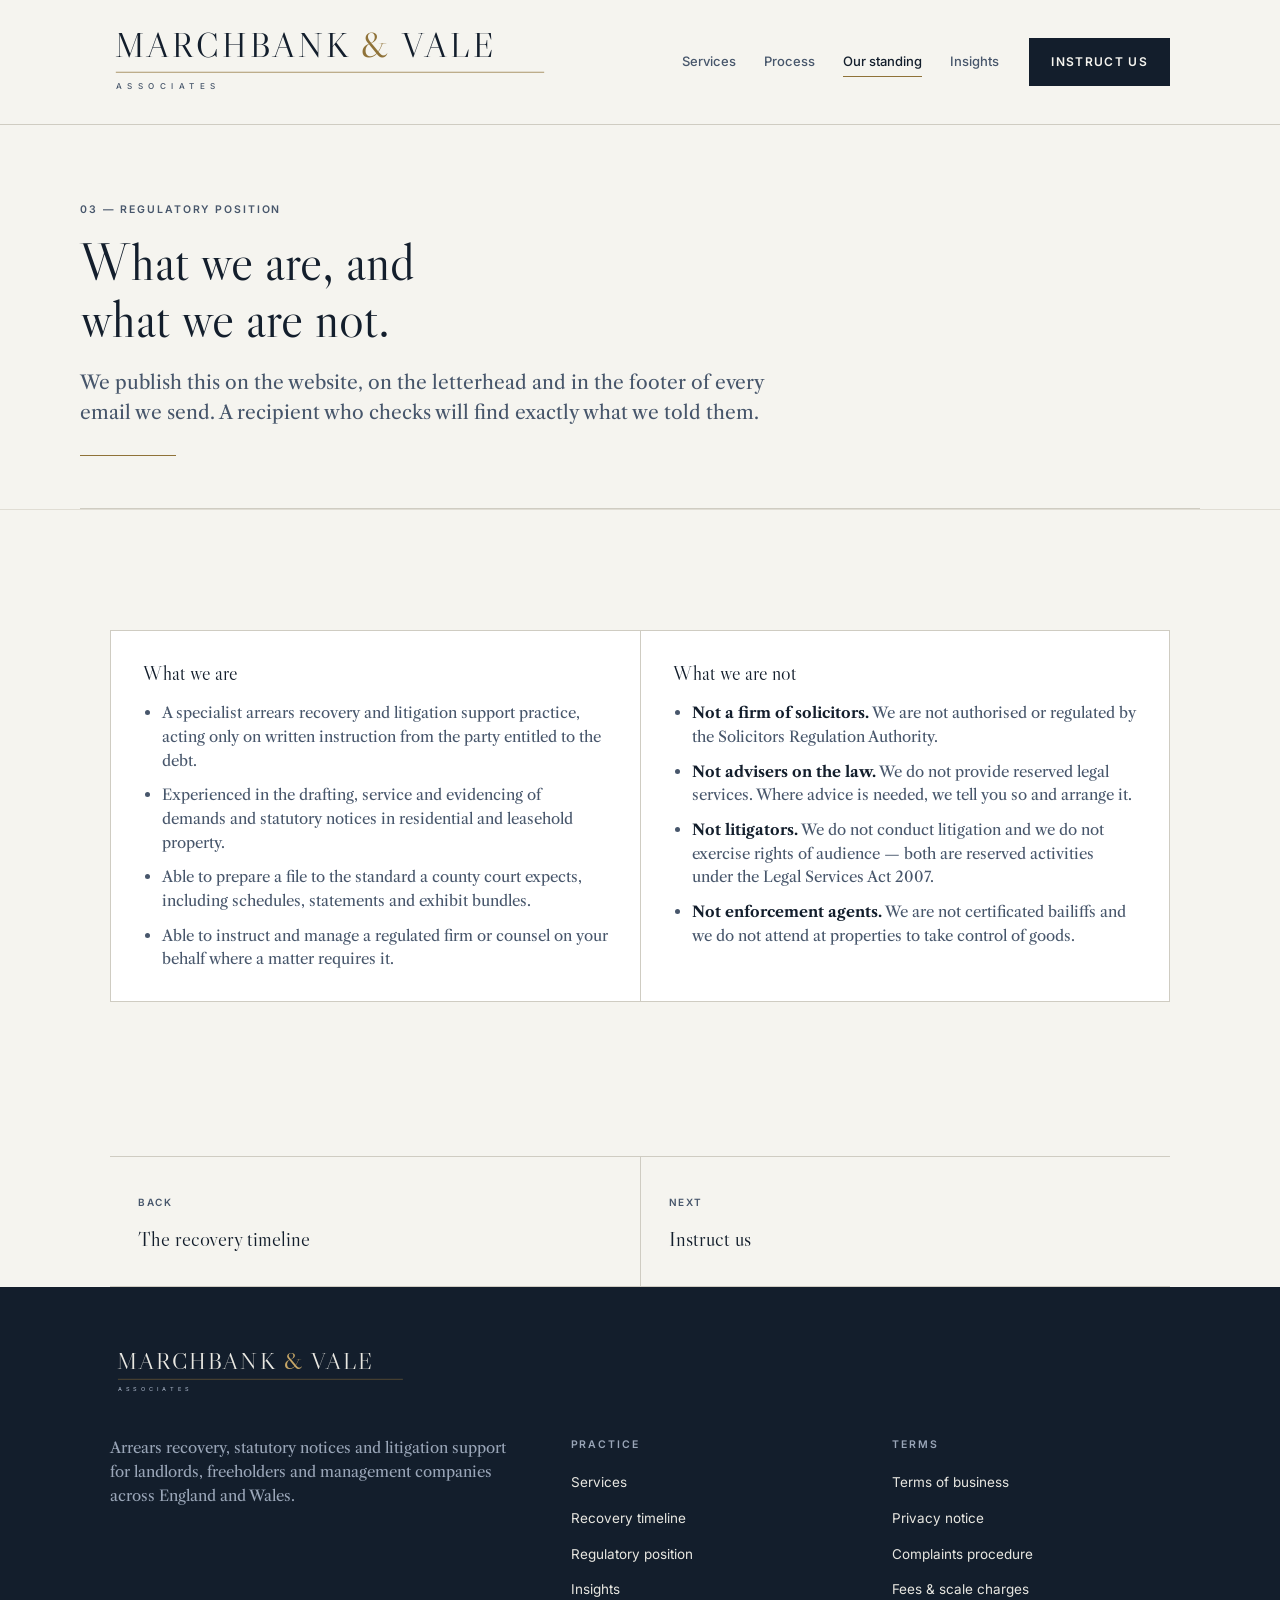
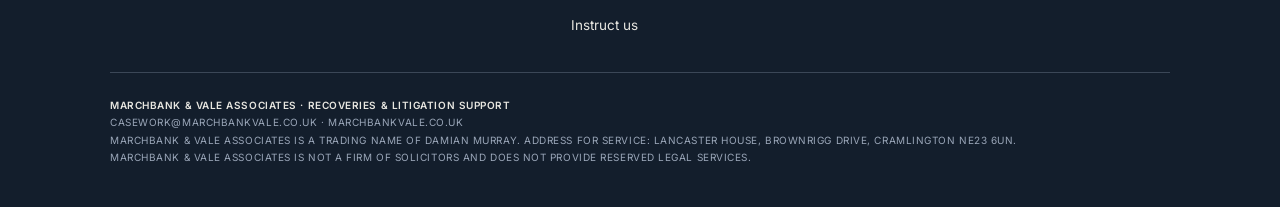
<file: standing.html>
<!doctype html>
<html lang="en-GB">
<head>
<meta charset="utf-8">
<meta name="viewport" content="width=device-width,initial-scale=1">
<meta name="description" content="What Marchbank &amp; Vale Associates is, and what it is not.">
<title>Our standing | Marchbank &amp; Vale Associates</title>
<link rel="preconnect" href="https://fonts.googleapis.com">
<link rel="preconnect" href="https://fonts.gstatic.com" crossorigin>
<link rel="stylesheet" href="https://fonts.googleapis.com/css2?family=Libre+Caslon+Display&family=Libre+Caslon+Text:wght@400;700&family=Inter:wght@400;500;600&display=swap">
<link rel="stylesheet" href="assets/style.css">
<link rel="icon" type="image/png" sizes="32x32" href="https://marchbankvale.co.uk/favicon-32.png">
<link rel="icon" type="image/png" sizes="16x16" href="https://marchbankvale.co.uk/favicon-16.png">
<link rel="apple-touch-icon" sizes="180x180" href="https://marchbankvale.co.uk/apple-touch-icon.png">
<link rel="canonical" href="https://marchbankvale.co.uk/standing.html">
<meta property="og:type" content="website">
<meta property="og:site_name" content="Marchbank &amp; Vale Associates">
<meta property="og:locale" content="en_GB">
<meta property="og:title" content="Standing &amp; terms — Marchbank &amp; Vale Associates">
<meta property="og:description" content="Terms of business, privacy notice, complaints procedure and fee scale.">
<meta property="og:url" content="https://marchbankvale.co.uk/standing.html">
<meta property="og:image" content="https://marchbankvale.co.uk/assets/logo/mv-og-card.png">
<meta property="og:image:width" content="1200">
<meta property="og:image:height" content="630">
<meta property="og:image:alt" content="Marchbank &amp; Vale Associates — Recoveries &amp; Litigation Support">
<meta name="twitter:card" content="summary_large_image">
<meta name="twitter:title" content="Standing &amp; terms — Marchbank &amp; Vale Associates">
<meta name="twitter:description" content="Terms of business, privacy notice, complaints procedure and fee scale.">
<meta name="twitter:image" content="https://marchbankvale.co.uk/assets/logo/mv-og-card.png">
<meta name="theme-color" content="#131E2C">
</head>
<body>
<div class="progress" aria-hidden="true"></div>
<header class="mast">
 <div class="wrap mast-in">
 <a class="brand" href="index.html" aria-label="Marchbank &amp; Vale Associates — home">
 <svg viewBox="0 0 760 150" role="img" aria-label="Marchbank &amp; Vale Associates">
 <text x="8" y="66" style="font-family:'Libre Caslon Display',Georgia,serif;font-size:58px;letter-spacing:5.2px;fill:#131E2C">MARCHBANK <tspan style="fill:#8F7238">&amp;</tspan> VALE</text>
 <line x1="10" y1="92" x2="750" y2="92" stroke="#8F7238" stroke-width="1.25"/>
 <text x="10" y="121" style="font-family:Inter,sans-serif;font-size:14px;font-weight:500;letter-spacing:9.5px;fill:#47566B">ASSOCIATES</text>
 </svg>
 </a>
 <nav class="nav">
 <a href="services.html">Services</a>
 <a href="process.html">Process</a>
 <a href="standing.html" aria-current="page">Our standing</a>
 <a href="blog/index.html">Insights</a>
 </nav>
 <a class="btn" href="contact.html">Instruct us</a>
 </div>
</header>
<main>
<div class="wrap pagehead rise">
 <span class="lbl">03 — Regulatory position</span>
 <h1>What we are, and what we are not.</h1>
 <p class="dek">We publish this on the website, on the letterhead and in the footer of every email we send. A recipient who checks will find exactly what we told them.</p>
 <div class="rule"></div>
</div>
<section class="sec"><div class="wrap"><div class="two rise"><div><h3>What we are</h3><ul><li>A specialist arrears recovery and litigation support practice, acting only on written instruction from the party entitled to the debt.</li><li>Experienced in the drafting, service and evidencing of demands and statutory notices in residential and leasehold property.</li><li>Able to prepare a file to the standard a county court expects, including schedules, statements and exhibit bundles.</li><li>Able to instruct and manage a regulated firm or counsel on your behalf where a matter requires it.</li></ul></div><div><h3>What we are not</h3><ul><li><b>Not a firm of solicitors.</b> We are not authorised or regulated by the Solicitors Regulation Authority.</li><li><b>Not advisers on the law.</b> We do not provide reserved legal services. Where advice is needed, we tell you so and arrange it.</li><li><b>Not litigators.</b> We do not conduct litigation and we do not exercise rights of audience — both are reserved activities under the Legal Services Act 2007.</li><li><b>Not enforcement agents.</b> We are not certificated bailiffs and we do not attend at properties to take control of goods.</li></ul></div></div></div></section></main>
<div class="wrap"><div class="next"><a href="process.html"><span class="k">Back</span><span class="t">The recovery timeline</span></a><a href="contact.html"><span class="k">Next</span><span class="t">Instruct us</span></a></div></div>
<footer>
 <div class="wrap">
 <svg class="foot-mark" viewBox="0 0 760 150" role="img" aria-label="Marchbank &amp; Vale Associates">
 <text x="18" y="66" style="font-family:'Libre Caslon Display',Georgia,serif;font-size:58px;letter-spacing:5.2px;fill:#E8E7E1">MARCHBANK <tspan style="fill:#C6A667">&amp;</tspan> VALE</text>
 <line x1="20" y1="92" x2="742" y2="92" stroke="#8F7238" stroke-width="1.25"/>
 <text x="20" y="121" style="font-family:Inter,sans-serif;font-size:14px;font-weight:500;letter-spacing:9.5px;fill:#9AA6B8">ASSOCIATES</text>
 </svg>
 <div class="fgrid">
 <div><p>Arrears recovery, statutory notices and litigation support for landlords, freeholders and management companies across England and Wales.</p></div>
 <div><h4>Practice</h4><ul>
 <li><a href="services.html">Services</a></li>
 <li><a href="process.html">Recovery timeline</a></li>
 <li><a href="standing.html">Regulatory position</a></li>
 <li><a href="blog/index.html">Insights</a></li>
 <li><a href="contact.html">Instruct us</a></li>
 </ul></div>
 <div><h4>Terms</h4><ul>
 <li><a href="standing.html">Terms of business</a></li>
 <li><a href="standing.html">Privacy notice</a></li>
 <li><a href="standing.html">Complaints procedure</a></li>
 <li><a href="standing.html">Fees &amp; scale charges</a></li>
 </ul></div>
 </div>
 <div class="compliance">
 <span><b>Marchbank &amp; Vale Associates &middot; Recoveries &amp; Litigation Support</b></span>
 <span>casework@marchbankvale.co.uk &middot; marchbankvale.co.uk</span>
 <span>Marchbank &amp; Vale Associates is a trading name of Damian Murray. Address for service: Lancaster House, Brownrigg Drive, Cramlington NE23 6UN.</span>
 <span>Marchbank &amp; Vale Associates is not a firm of solicitors and does not provide reserved legal services.</span>
 </div>
 </div>
</footer>
<script src="assets/site.js"></script>
</body>
</html>
</file>
<file: assets/style.css>
/* Marchbank & Vale Associates — shared design system */
:root{
  --mv-ink:#131E2C; --mv-slate:#47566B; --mv-brass:#8F7238; --mv-brass-light:#C6A667;
  --mv-tape:#7A2E3C; --mv-engrossment:#E8E7E1; --mv-paper:#F5F4EF; --mv-card:#FFFFFF;
  --mv-hairline:#CFCCC2; --mv-hairline-soft:#E0DDD4; --mv-reversed:#9AA6B8;
  --font-display:"Libre Caslon Display",Georgia,"Times New Roman",serif;
  --font-text:"Libre Caslon Text",Georgia,"Times New Roman",serif;
  --font-ui:Inter,system-ui,-apple-system,"Helvetica Neue",Arial,sans-serif;
  --maxw:1120px;
}
*{box-sizing:border-box}
html{scroll-behavior:smooth}
@media(prefers-reduced-motion:reduce){ html{scroll-behavior:auto} *{transition:none!important} }
body{margin:0; background:var(--mv-paper); color:var(--mv-ink);
  font-family:var(--font-text); font-size:16.5px; line-height:1.62; -webkit-font-smoothing:antialiased}
h1,h2,h3{font-family:var(--font-display); font-weight:400; margin:0; line-height:1.2; text-wrap:balance}
p{margin:0}
a{color:inherit}
em{font-style:normal; font-weight:700}
:focus-visible{outline:2px solid var(--mv-brass); outline-offset:3px}
.wrap{max-width:var(--maxw); margin:0 auto; padding:0 30px}
@media(max-width:700px){ .wrap{padding:0 20px} }
.lbl{font-family:var(--font-ui); font-size:10.5px; font-weight:600; letter-spacing:.18em;
  text-transform:uppercase; color:var(--mv-slate)}

/* masthead */
.mast{position:sticky; top:0; z-index:40; background:var(--mv-paper); border-bottom:1px solid var(--mv-hairline)}
.mast-in{display:flex; align-items:center; gap:30px; height:124px}
.brand{margin-right:auto; display:block; line-height:0}
.brand svg{width:440px; height:auto; display:block}
.nav{display:flex; gap:28px; font-family:var(--font-ui); font-size:13px; font-weight:500}
.nav a{text-decoration:none; color:var(--mv-slate); padding:5px 0; border-bottom:1px solid transparent;
  transition:color .16s, border-color .16s}
.nav a:hover{color:var(--mv-ink); border-bottom-color:var(--mv-hairline)}
@media(max-width:1200px){ .brand svg{width:360px} }
@media(max-width:1000px){ .nav{display:none} .brand svg{width:400px} }
@media(max-width:700px){ .mast .btn{display:none} .mast-in{height:auto; padding:18px 0; gap:0}
  .brand{margin-right:0; width:100%} .brand svg{width:100%; max-width:340px} }
@media(max-width:430px){ .brand svg{max-width:300px} }

.btn{display:inline-flex; align-items:center; font-family:var(--font-ui); font-size:12px; font-weight:600;
  letter-spacing:.11em; text-transform:uppercase; padding:13px 21px; text-decoration:none;
  border:1px solid var(--mv-ink); background:var(--mv-ink); color:var(--mv-paper);
  cursor:pointer; transition:background .16s, color .16s}
.btn:hover{background:transparent; color:var(--mv-ink)}
.btn-ghost{background:transparent; color:var(--mv-ink); border-color:var(--mv-hairline)}
.btn-ghost:hover{border-color:var(--mv-ink)}
@media(max-width:560px){ .btn{padding:11px 14px; font-size:11px; letter-spacing:.08em} }

/* blog index */
.page-head{padding:72px 0 44px; border-bottom:1px solid var(--mv-hairline)}
.page-head h1{font-size:clamp(30px,4vw,42px); margin-top:14px}
.page-head .dek{font-size:17.5px; line-height:1.55; color:var(--mv-slate); max-width:62ch; margin-top:16px}

.posts{border-top:1px solid var(--mv-hairline); margin:0 0 80px}
.post-row{display:grid; grid-template-columns:170px 1fr; gap:36px; padding:30px 0;
  border-bottom:1px solid var(--mv-hairline-soft); text-decoration:none; align-items:baseline;
  transition:background .16s}
.post-row:hover{background:var(--mv-engrossment)}
.post-row .meta{font-family:var(--font-ui); font-size:10.5px; font-weight:600; letter-spacing:.14em;
  text-transform:uppercase; color:var(--mv-slate); line-height:1.9}
.post-row h2{font-size:23px; line-height:1.26}
.post-row p{font-size:15.5px; color:var(--mv-slate); margin-top:10px; max-width:70ch}
@media(max-width:760px){ .post-row{grid-template-columns:1fr; gap:10px} }

/* article */
.article{padding:64px 0 40px; max-width:74ch; margin:0 auto}
.article .kicker{font-family:var(--font-ui); font-size:10.5px; font-weight:600; letter-spacing:.16em;
  text-transform:uppercase; color:var(--mv-slate)}
.article h1{font-size:clamp(28px,3.8vw,40px); margin:16px 0 0}
.article .byline{font-family:var(--font-ui); font-size:11px; letter-spacing:.1em; color:var(--mv-slate);
  margin-top:20px; padding-bottom:26px; border-bottom:1px solid var(--mv-hairline)}
.article h2{font-size:24px; margin:38px 0 12px}
.article p{margin:0 0 16px; font-size:17px; line-height:1.68}
.article ul{margin:0 0 18px; padding-left:22px; display:flex; flex-direction:column; gap:9px}
.article li{font-size:16.5px; line-height:1.6}
.article .standfirst{font-size:19px; line-height:1.6; color:var(--mv-slate); margin:26px 0 30px}
.article .pull{border-left:2px solid var(--mv-brass); padding:4px 0 4px 22px; margin:26px 0;
  font-size:17px; line-height:1.62; color:var(--mv-slate)}
.article .pull b{color:var(--mv-ink); font-weight:700}
.article .figure{color:var(--mv-tape); font-weight:700; font-variant-numeric:tabular-nums}
.sources{margin-top:44px; padding-top:22px; border-top:1px solid var(--mv-hairline)}
.sources h3{font-family:var(--font-ui); font-size:10.5px; font-weight:600; letter-spacing:.16em;
  text-transform:uppercase; color:var(--mv-slate); margin-bottom:12px}
.sources ul{list-style:none; padding:0; margin:0; display:flex; flex-direction:column; gap:7px}
.sources a{font-size:14.5px; color:var(--mv-slate)}
.notice{margin-top:40px; padding:20px 22px; background:var(--mv-engrossment); border:1px solid var(--mv-hairline);
  font-size:14.5px; line-height:1.6; color:var(--mv-slate)}
.notice b{color:var(--mv-ink); font-weight:700}
.backlink{font-family:var(--font-ui); font-size:11.5px; font-weight:600; letter-spacing:.12em;
  text-transform:uppercase; color:var(--mv-slate); text-decoration:none; display:inline-block; margin-top:36px}
.backlink:hover{color:var(--mv-ink)}

/* footer */
footer{background:var(--mv-ink); color:var(--mv-engrossment); padding:56px 0 40px}
.foot-mark{width:300px; max-width:100%; height:auto; display:block}
.compliance{margin-top:34px; padding-top:24px; border-top:1px solid rgba(154,166,184,.3);
  font-family:var(--font-ui); font-size:10px; line-height:1.75; letter-spacing:.055em;
  text-transform:uppercase; color:var(--mv-reversed)}
.compliance span{display:block}
.compliance b{color:var(--mv-engrossment); font-weight:600}
footer :focus-visible{outline-color:var(--mv-brass-light)}

/* ── shared components, lifted whole from the home page ── */
.sec{padding:84px 0; border-top:1px solid var(--mv-hairline-soft)}
.sec.fill{background:var(--mv-engrossment); border-top:1px solid var(--mv-hairline)}
.sec-head{max-width:68ch}
.sec h2{font-size:30px; margin:14px 0 0}
.dek{font-size:17.5px; line-height:1.55; color:var(--mv-slate); max-width:62ch; margin-top:14px}

.hero{padding:72px 0 76px}
.hero-grid{display:grid; grid-template-columns:1.04fr .96fr; gap:64px; align-items:start}
@media(max-width:1000px){ .hero-grid{grid-template-columns:1fr; gap:48px} }
.hero h1{font-size:clamp(32px,4.4vw,44px); line-height:1.15}
.hero .dek{font-size:18px; max-width:50ch; margin-top:22px}
.hero-cta{display:flex; gap:12px; flex-wrap:wrap; margin-top:32px}
.hero-foot{margin-top:34px; padding-top:20px; border-top:1px solid var(--mv-hairline);
  font-family:var(--font-ui); font-size:12px; line-height:1.7; color:var(--mv-slate); max-width:46ch}

.sheet{background:var(--mv-card); border:1px solid var(--mv-hairline); padding:40px 42px 34px}
@media(max-width:560px){ .sheet{padding:28px 24px} }
.sheet-mark{display:flex; justify-content:center; padding-bottom:26px; border-bottom:1px solid var(--mv-hairline)}
.sheet-mark svg{width:270px; max-width:100%; height:auto}
.sheet-refs{display:grid; grid-template-columns:auto 1fr; gap:3px 18px; font-family:var(--font-ui);
  font-size:10.5px; letter-spacing:.055em; color:var(--mv-slate); margin:22px 0 22px}
.sheet-refs b{color:var(--mv-ink); font-weight:600; font-variant-numeric:tabular-nums}
.sheet-sub{font-family:var(--font-ui); font-size:11px; font-weight:600; letter-spacing:.16em;
  text-transform:uppercase; border-top:1px solid var(--mv-hairline); border-bottom:1px solid var(--mv-hairline);
  padding:11px 0; margin-bottom:20px}
.sheet-body{font-size:13.5px; line-height:1.8; display:flex; flex-direction:column; gap:12px}
.redact{display:inline-block; height:.72em; background:var(--mv-ink); vertical-align:-.04em}
.sheet-fade{color:var(--mv-slate)}
@supports (-webkit-background-clip:text) or (background-clip:text){
  .sheet-fade{background:linear-gradient(var(--mv-slate),rgba(71,86,107,0)); -webkit-background-clip:text;
    background-clip:text; color:transparent}
}
.sheet-foot{margin-top:24px; padding-top:14px; border-top:1px solid var(--mv-hairline);
  font-family:var(--font-ui); font-size:9px; line-height:1.8; letter-spacing:.055em;
  text-transform:uppercase; color:var(--mv-slate)}
.figcap{font-family:var(--font-ui); font-size:10px; font-weight:500; letter-spacing:.15em;
  text-transform:uppercase; color:var(--mv-slate); margin-top:14px; text-align:right}

.strip{display:grid; grid-template-columns:repeat(4,1fr); gap:1px; background:var(--mv-hairline);
  border:1px solid var(--mv-hairline)}
.strip div{background:var(--mv-paper); padding:26px 24px}
.strip b{display:block; font-family:var(--font-display); font-weight:400; font-size:19px; margin-bottom:8px}
.strip span{font-size:14px; line-height:1.55; color:var(--mv-slate)}
@media(max-width:860px){ .strip{grid-template-columns:1fr 1fr} }
@media(max-width:520px){ .strip{grid-template-columns:1fr} }

.rows{margin-top:38px; border-top:1px solid var(--mv-hairline)}
.row{display:grid; grid-template-columns:38px 1fr 1.2fr; gap:26px; padding:24px 0;
  border-bottom:1px solid var(--mv-hairline-soft); align-items:baseline}
.row-n{font-family:var(--font-ui); font-size:11px; font-weight:600; color:var(--mv-slate);
  font-variant-numeric:tabular-nums; letter-spacing:.08em}
.row h3{font-size:21px}
.row p{font-size:15px; line-height:1.6; color:var(--mv-slate)}
.row .cites{display:block; margin-top:9px; font-family:var(--font-ui); font-size:10.5px;
  letter-spacing:.09em; color:var(--mv-slate)}
@media(max-width:860px){ .row{grid-template-columns:30px 1fr; gap:8px 14px} .row p{grid-column:2} }

.stages{margin-top:40px; display:grid; grid-template-columns:repeat(5,1fr); gap:1px;
  background:var(--mv-hairline); border:1px solid var(--mv-hairline)}
.stage{background:var(--mv-card); padding:24px 20px 28px}
.stage .day{display:block; font-family:var(--font-ui); font-size:10.5px; font-weight:600;
  letter-spacing:.16em; text-transform:uppercase; color:var(--mv-slate); margin-bottom:13px;
  font-variant-numeric:tabular-nums}
.stage h3{font-size:18px; margin-bottom:9px}
.stage p{font-size:14px; line-height:1.55; color:var(--mv-slate)}
@media(max-width:1000px){ .stages{grid-template-columns:1fr 1fr} .stage:nth-child(5){grid-column:1 / -1} }
@media(max-width:600px){ .stages{grid-template-columns:1fr} .stage:nth-child(5){grid-column:auto} }

.tags{display:flex; flex-wrap:wrap; gap:9px; margin-top:30px}
.tag{font-family:var(--font-ui); font-size:12.5px; padding:9px 15px;
  border:1px solid var(--mv-hairline); background:var(--mv-card); color:var(--mv-slate)}

.two{display:grid; grid-template-columns:1fr 1fr; margin-top:36px;
  border:1px solid var(--mv-hairline); background:var(--mv-card)}
.two > div{padding:30px 32px}
.two > div + div{border-left:1px solid var(--mv-hairline)}
.two h3{font-size:20px; margin-bottom:16px}
.two ul{margin:0; padding-left:19px; display:flex; flex-direction:column; gap:11px}
.two li{font-size:15px; line-height:1.58; color:var(--mv-slate)}
.two li b{color:var(--mv-ink)}
@media(max-width:800px){ .two{grid-template-columns:1fr} .two > div + div{border-left:0; border-top:1px solid var(--mv-hairline)} }

.arts{display:grid; grid-template-columns:repeat(3,1fr); gap:1px; background:var(--mv-hairline);
  border:1px solid var(--mv-hairline); margin-top:38px}
.art{background:var(--mv-card); padding:26px 24px 28px; display:flex; flex-direction:column; gap:13px;
  text-decoration:none; transition:background .18s}
.art:hover{background:var(--mv-engrossment)}
.art .ref{font-family:var(--font-ui); font-size:10px; font-weight:600; letter-spacing:.15em;
  text-transform:uppercase; color:var(--mv-slate); padding-bottom:12px;
  border-bottom:1px solid var(--mv-hairline-soft)}
.art h3{font-size:20px; line-height:1.24}
.art p{font-size:14.5px; line-height:1.58; color:var(--mv-slate)}
.art .meta{margin-top:auto; padding-top:15px; font-family:var(--font-ui); font-size:10.5px;
  letter-spacing:.09em; color:var(--mv-slate); border-top:1px solid var(--mv-hairline-soft)}
@media(max-width:900px){ .arts{grid-template-columns:1fr} }

.cgrid{display:grid; grid-template-columns:.9fr 1.1fr; gap:56px; margin-top:38px}
@media(max-width:900px){ .cgrid{grid-template-columns:1fr; gap:40px} }
.dl{display:grid; grid-template-columns:auto 1fr; gap:14px 22px; font-size:15.5px; margin:0}
.dl dt{font-family:var(--font-ui); font-size:10.5px; font-weight:600; letter-spacing:.16em;
  text-transform:uppercase; color:var(--mv-slate); padding-top:5px}
.dl dd{margin:0}
.dl a{text-decoration:none; border-bottom:1px solid var(--mv-hairline)}
.dl a:hover{border-bottom-color:var(--mv-ink)}
form{display:flex; flex-direction:column; gap:17px}
.field{display:flex; flex-direction:column; gap:7px}
label{font-family:var(--font-ui); font-size:10.5px; font-weight:600; letter-spacing:.16em;
  text-transform:uppercase; color:var(--mv-slate)}
input,select,textarea{font-family:var(--font-text); font-size:15.5px; color:var(--mv-ink);
  background:var(--mv-card); border:1px solid var(--mv-hairline); padding:12px 13px; border-radius:0}
input:focus,select:focus,textarea:focus{border-color:var(--mv-ink); outline:none}
.two-up{display:grid; grid-template-columns:1fr 1fr; gap:17px}
@media(max-width:520px){ .two-up{grid-template-columns:1fr} }
.fnote{font-family:var(--font-ui); font-size:12px; line-height:1.6; color:var(--mv-slate)}
.sent{display:none; padding:15px 17px; border:1px solid var(--mv-ink); background:var(--mv-card); font-size:15px}
.sent.show{display:block}



.fgrid{display:grid; grid-template-columns:1.5fr 1fr 1fr; gap:44px; margin-top:34px}
@media(max-width:800px){ .fgrid{grid-template-columns:1fr; gap:30px} }
.fgrid h4{font-family:var(--font-ui); font-size:10.5px; font-weight:600; letter-spacing:.18em;
  text-transform:uppercase; color:var(--mv-reversed); margin:0 0 15px}
.fgrid ul{list-style:none; margin:0; padding:0; display:flex; flex-direction:column; gap:9px}
.fgrid a{font-family:var(--font-ui); font-size:13.5px; color:var(--mv-engrossment); text-decoration:none}
.fgrid a:hover{color:#FFFFFF; text-decoration:underline; text-underline-offset:3px}
.fgrid p{font-size:15px; line-height:1.6; color:var(--mv-reversed); max-width:40ch}



footer :focus-visible{outline-color:var(--mv-brass-light)}

.chat-open{position:fixed; right:24px; bottom:24px; z-index:60; display:inline-flex; align-items:center; gap:9px;
  font-family:var(--font-ui); font-size:11.5px; font-weight:600; letter-spacing:.13em; text-transform:uppercase;
  background:var(--mv-ink); color:var(--mv-paper); border:1px solid var(--mv-ink); padding:14px 20px; cursor:pointer}
.chat-open:hover{background:#1B2A3C}
.chat-panel{position:fixed; right:24px; bottom:24px; z-index:61; width:370px; max-width:calc(100vw - 32px);
  background:var(--mv-card); border:1px solid var(--mv-ink); display:none; flex-direction:column;
  max-height:min(560px, calc(100vh - 48px)); box-shadow:0 24px 60px -24px rgba(19,30,44,.4)}
.chat-panel.show{display:flex}
.chat-head{background:var(--mv-ink); color:var(--mv-engrossment); padding:16px 18px;
  display:flex; align-items:flex-start; gap:14px}
.chat-head .t{font-family:var(--font-ui); font-size:11px; font-weight:600; letter-spacing:.16em; text-transform:uppercase}
.chat-head .s{font-size:13px; color:var(--mv-reversed); margin-top:5px; line-height:1.5}
.chat-close{margin-left:auto; background:none; border:0; color:var(--mv-reversed); cursor:pointer;
  font-size:20px; line-height:1; padding:0 2px; font-family:var(--font-ui)}
.chat-close:hover{color:#FFFFFF}
.chat-log{flex:1; overflow-y:auto; padding:18px; display:flex; flex-direction:column; gap:13px}
.msg{font-size:14.5px; line-height:1.6; padding:11px 14px; max-width:88%}
.msg.them{background:var(--mv-engrossment); border:1px solid var(--mv-hairline-soft); align-self:flex-start}
.msg.you{background:var(--mv-ink); color:var(--mv-paper); align-self:flex-end}
.msg .who{display:block; font-family:var(--font-ui); font-size:9.5px; font-weight:600; letter-spacing:.15em;
  text-transform:uppercase; color:var(--mv-slate); margin-bottom:5px}
.chat-form{display:flex; gap:0; border-top:1px solid var(--mv-hairline)}
.chat-form input{flex:1; border:0; padding:14px 16px; font-size:15px}
.chat-form input:focus{outline:none; background:var(--mv-engrossment)}
.chat-form button{border:0; border-left:1px solid var(--mv-hairline); background:var(--mv-card);
  font-family:var(--font-ui); font-size:10.5px; font-weight:600; letter-spacing:.14em; text-transform:uppercase;
  color:var(--mv-ink); padding:0 18px; cursor:pointer}
.chat-form button:hover{background:var(--mv-engrossment)}
.chat-foot{font-family:var(--font-ui); font-size:9.5px; line-height:1.65; letter-spacing:.05em;
  color:var(--mv-slate); padding:11px 18px; border-top:1px solid var(--mv-hairline-soft);
  background:var(--mv-paper)}
@media(max-width:560px){ .chat-open{right:16px; bottom:16px} .chat-panel{right:16px; bottom:16px} }

/* ── mobile refinements ── */
@media(max-width:700px){
  /* The header button competes with the wordmark for width on a phone.
     Both hero buttons sit immediately below, so the header one is redundant —
     dropping it lets the name be legible, which matters more. */
  .mast 
  
  
  
  .hero{padding:40px 0 46px}
  .hero h1{font-size:clamp(26px,7vw,32px)}
  .hero .dek{font-size:16.5px; max-width:none}
  .hero-cta{gap:10px}
  .hero-cta .btn{flex:1 1 100%; justify-content:center}
  .sec{padding:52px 0}
  .sec h2{font-size:25px}
  .dek{font-size:16.5px}
  .sheet{padding:22px 18px}
  .sheet-mark svg{width:200px}
  .sheet-body{font-size:12.5px}
  .sheet-refs{font-size:9.5px; gap:2px 12px}
  .cgrid{gap:32px}
  .dl{grid-template-columns:1fr; gap:4px 0}
  .dl dt{padding-top:14px}
  .stage{padding:20px 18px 22px}
  .row{padding:20px 0}
  .row h3{font-size:19px}
  .two > div{padding:24px 20px}
  .art{padding:22px 20px 24px}
  footer{padding:42px 0 34px}
  .foot-mark{width:100%}
  .compliance{font-size:9.5px}
  .chat-open{right:14px; bottom:14px; padding:12px 16px; font-size:11px}
}
@media(max-width:430px){
  .hero h1{font-size:26px}
  .brand svg{max-width:300px}
  .btn{padding:10px 12px; font-size:10.5px; letter-spacing:.06em}
  .figcap{text-align:left}
}

/* ═══ Motion and refinement — 14 September 2026 ═══
   Restrained by design: this is a practice, not a showreel. */
.rise{opacity:0;transform:translateY(18px);
  transition:opacity .7s cubic-bezier(.22,.61,.36,1), transform .7s cubic-bezier(.22,.61,.36,1)}
.rise.seen{opacity:1;transform:none}
.rise.d1{transition-delay:.08s}
.rise.d2{transition-delay:.16s}
.rise.d3{transition-delay:.24s}
.rule{height:1px;background:var(--mv-brass);width:0;transition:width 1s cubic-bezier(.22,.61,.36,1) .15s}
.seen .rule{width:96px}
.mast{transition:box-shadow .3s ease}
.mast-in{transition:height .3s cubic-bezier(.22,.61,.36,1)}
.brand svg{transition:width .3s cubic-bezier(.22,.61,.36,1)}
.mast.tight .mast-in{height:78px}
.mast.tight .brand svg{width:250px}
.mast.tight{box-shadow:0 1px 0 rgba(19,30,44,.06),0 6px 22px -18px rgba(19,30,44,.45)}
.nav a{position:relative}
.nav a::after{content:"";position:absolute;left:0;right:0;bottom:0;height:1px;
  background:var(--mv-brass);transform:scaleX(0);transform-origin:left;
  transition:transform .3s cubic-bezier(.22,.61,.36,1)}
.nav a:hover::after{transform:scaleX(1)}
.nav a[aria-current="page"]::after{transform:scaleX(1)}
.nav a[aria-current="page"]{color:var(--mv-ink)}
.art{transition:background .25s ease,transform .25s cubic-bezier(.22,.61,.36,1)}
.art:hover{transform:translateY(-2px)}
.pagehead{padding:76px 0 52px;border-bottom:1px solid var(--mv-hairline)}
.pagehead .lbl{margin-bottom:16px;display:block}
.pagehead h1{font-size:clamp(32px,5vw,52px);line-height:1.1;max-width:18ch}
.pagehead .dek{font-size:19px;line-height:1.55;color:var(--mv-slate);max-width:60ch;margin-top:20px}
.pagehead .rule{margin-top:28px}
.progress{position:fixed;top:0;left:0;height:2px;width:0;background:var(--mv-brass);z-index:60;
  transition:width .1s linear}
.next{display:grid;grid-template-columns:1fr 1fr;gap:1px;background:var(--mv-hairline);
  border-top:1px solid var(--mv-hairline);border-bottom:1px solid var(--mv-hairline);margin-top:70px}
.next a{background:var(--mv-paper);padding:30px 28px;text-decoration:none;transition:background .2s}
.next a:hover{background:var(--mv-engrossment)}
.next .k{font-family:var(--font-ui);font-size:10px;font-weight:600;letter-spacing:.15em;
  text-transform:uppercase;color:var(--mv-slate)}
.next .t{font-family:var(--font-display);font-size:21px;display:block;margin-top:8px}
@media(max-width:700px){
  .pagehead{padding:44px 0 34px}
  .pagehead h1{font-size:29px}
  .pagehead .dek{font-size:17px}
  .next{grid-template-columns:1fr}
}
@media(prefers-reduced-motion:reduce){
  .rise{opacity:1;transform:none;transition:none}
  .rule{width:96px;transition:none}
  .mast,.mast-in,.brand svg,.art{transition:none}
  .nav a::after{transition:none}
  .progress{display:none}
}
</file>
